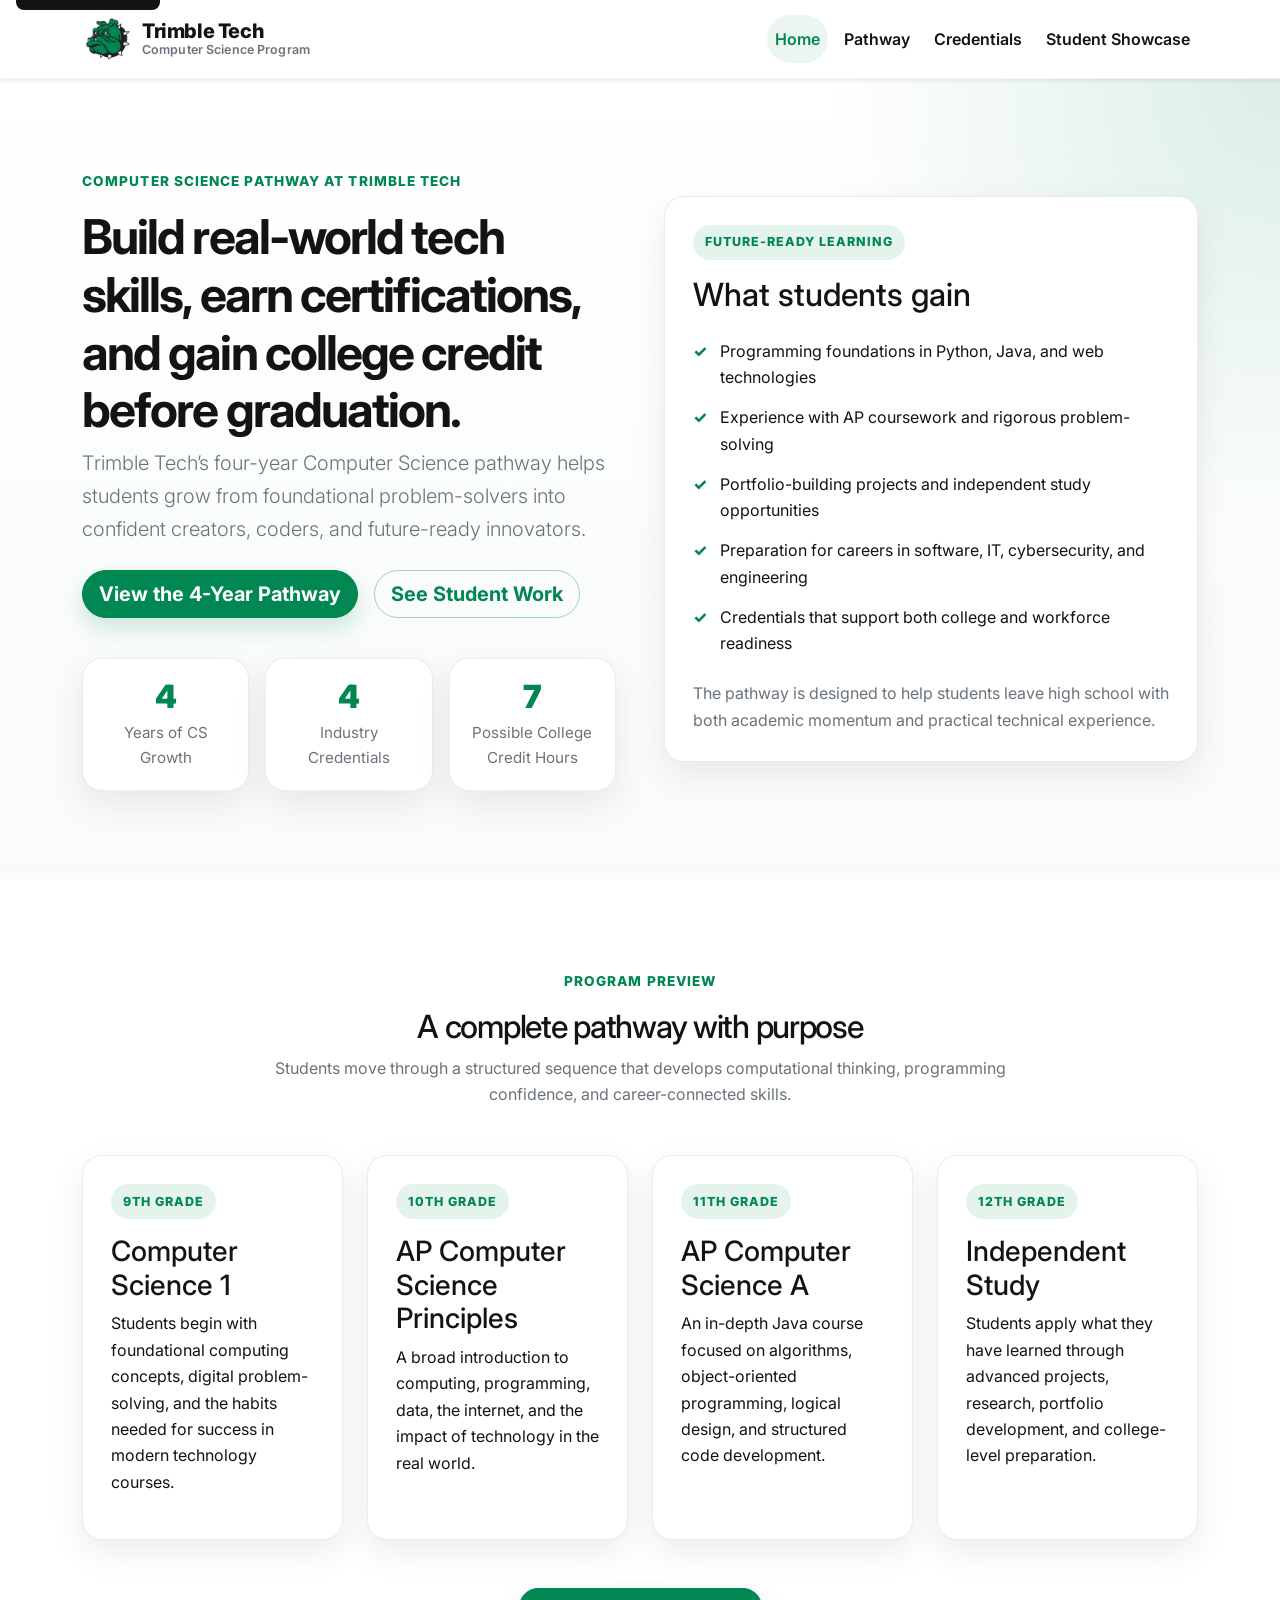
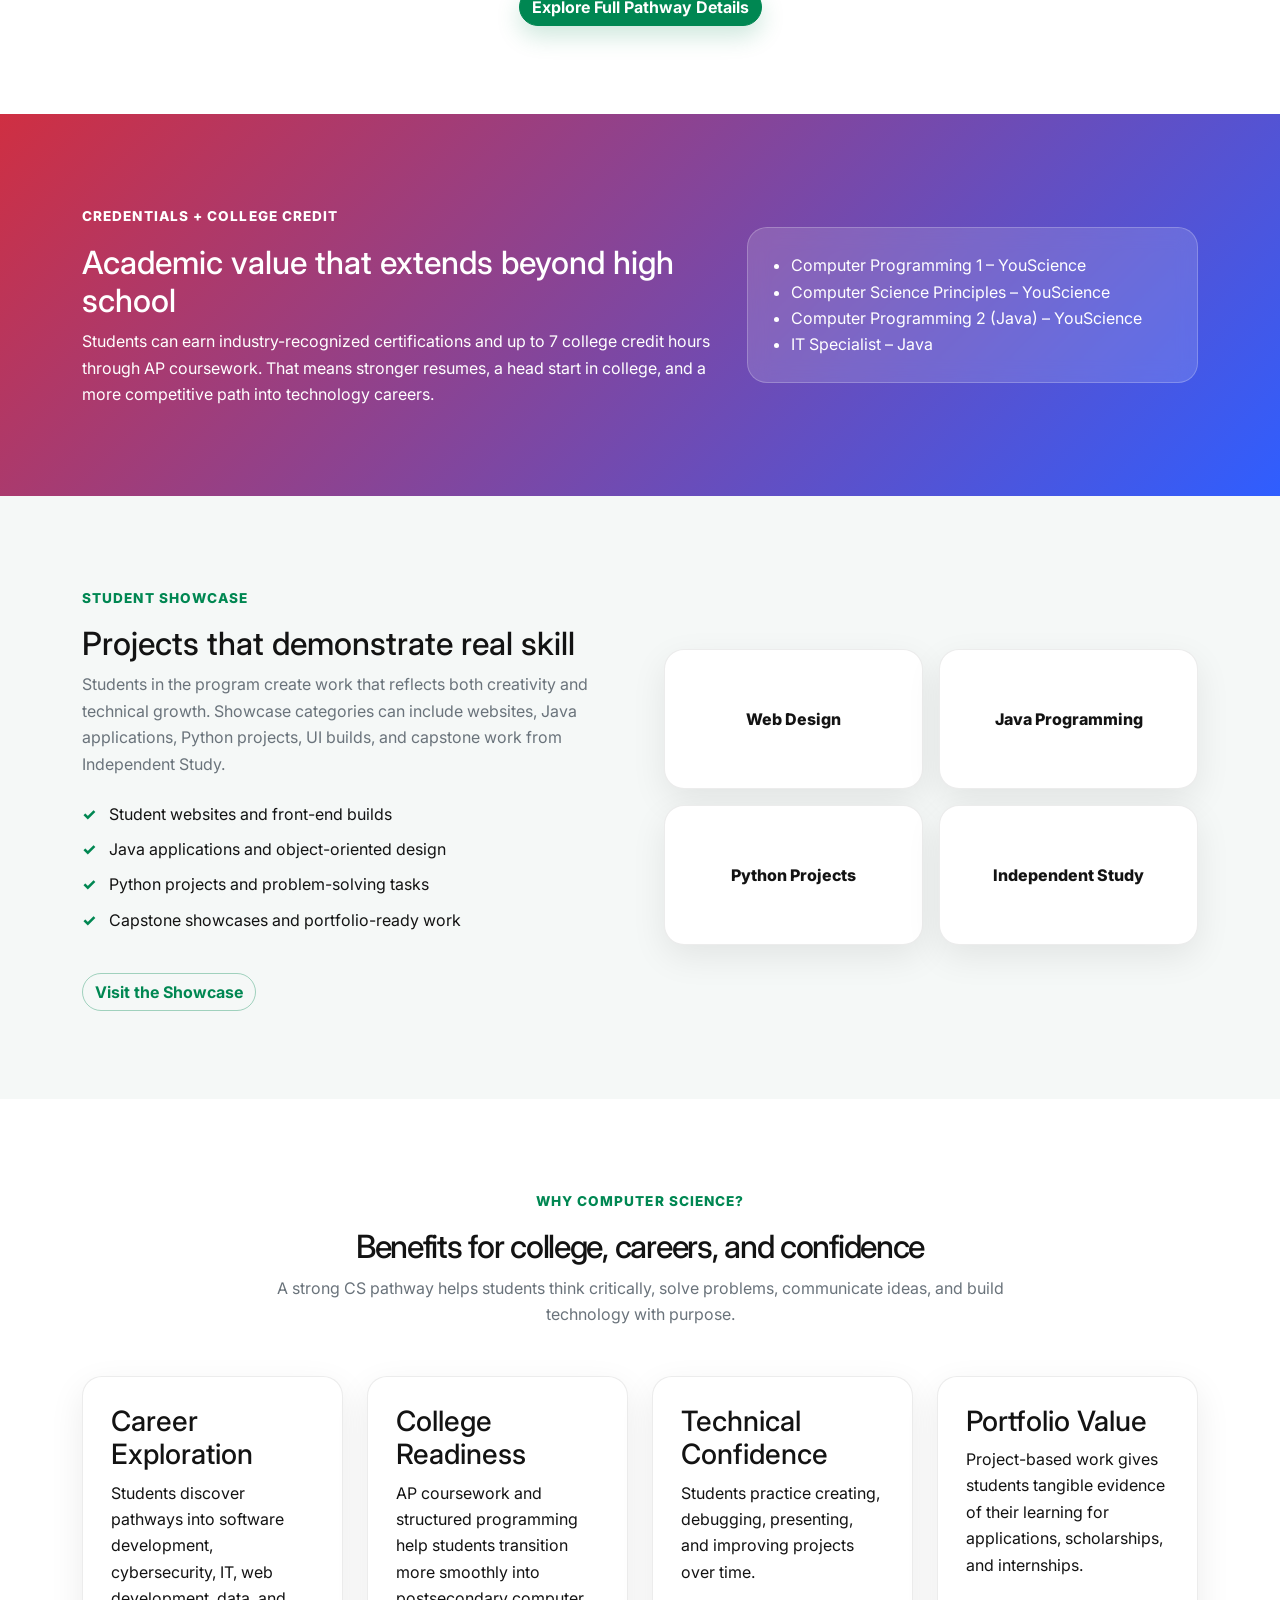
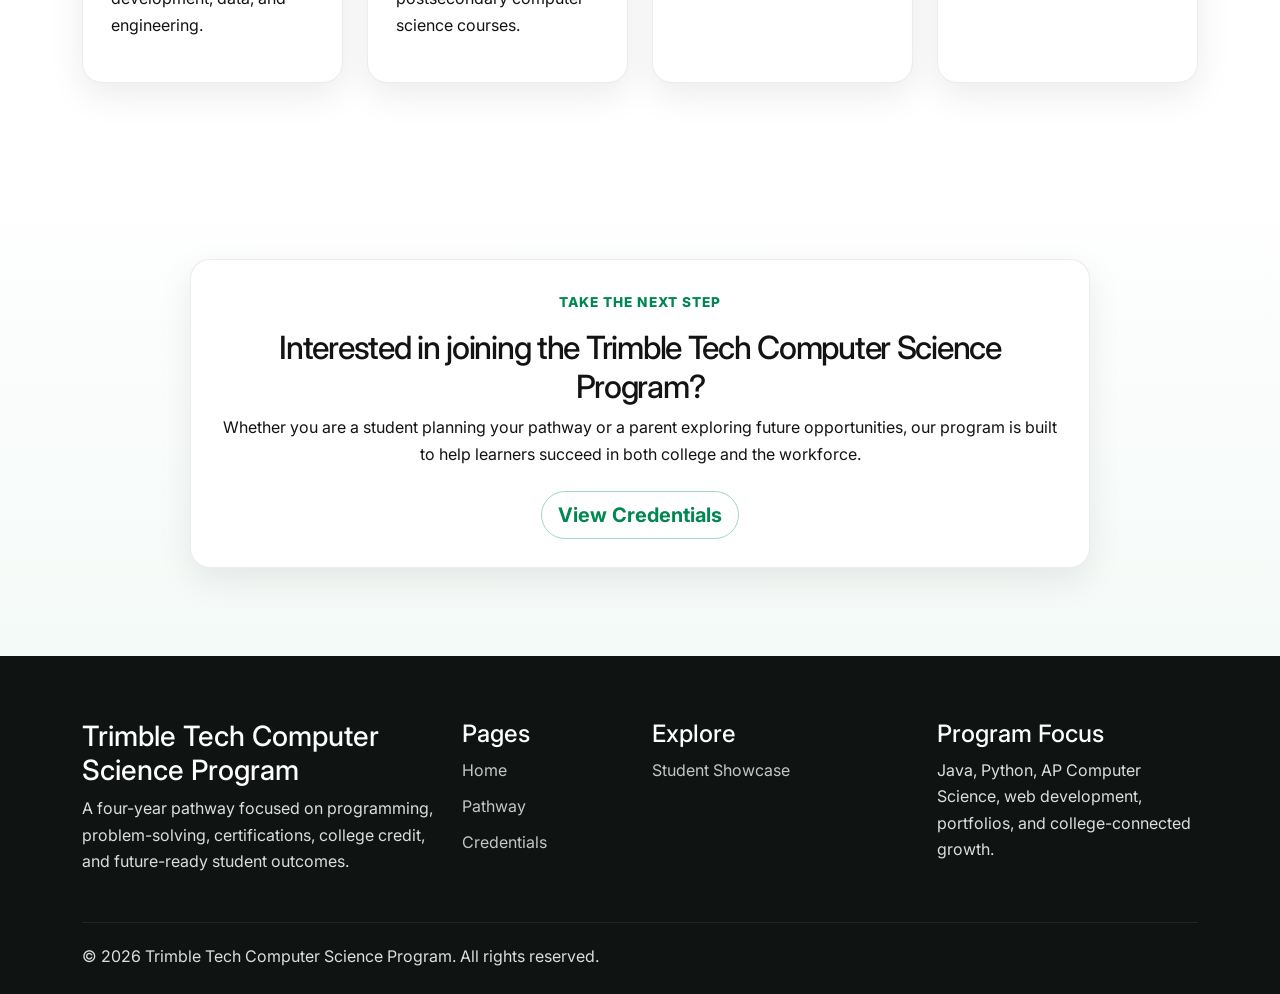
<file: index.html>
<!DOCTYPE html>
<html lang="en">
<head>
  <meta charset="UTF-8" />
  <meta name="viewport" content="width=device-width, initial-scale=1.0" />
  <title>Trimble Tech Computer Science Program</title>
  <meta name="description" content="Explore the Trimble Tech Computer Science Pathway, certifications, college credit opportunities, student projects, and future-ready technology skills." />

  <link rel="preconnect" href="https://fonts.googleapis.com" />
  <link rel="preconnect" href="https://fonts.gstatic.com" crossorigin />
  <link href="https://fonts.googleapis.com/css2?family=Inter:wght@400;500;600;700;800;900&display=swap" rel="stylesheet" />
  <link href="https://cdn.jsdelivr.net/npm/bootstrap@5.3.3/dist/css/bootstrap.min.css" rel="stylesheet" />
  <link rel="stylesheet" href="css/styles.css" />
</head>
<body data-page="home">
  <a class="skip-link" href="#main-content">Skip to content</a>

  <nav class="navbar navbar-expand-lg navbar-light sticky-top shadow-sm">
    <div class="container">
      <a class="navbar-brand d-flex align-items-center gap-2" href="index.html" aria-label="Trimble Tech Computer Science Program home">
        <img src="assets/images/trimble-tech-logo.png" alt="Trimble Tech Bulldogs logo" class="site-logo">
        <span class="brand-text">
          Trimble Tech
          <span class="brand-subtitle d-block">Computer Science Program</span>
        </span>
      </a>

      <button class="navbar-toggler" type="button" data-bs-toggle="collapse" data-bs-target="#mainNav" aria-controls="mainNav" aria-expanded="false" aria-label="Toggle navigation">
        <span class="navbar-toggler-icon"></span>
      </button>

      <div class="collapse navbar-collapse" id="mainNav">
        <ul class="navbar-nav ms-auto align-items-lg-center gap-lg-2">
          <li class="nav-item"><a class="nav-link" href="index.html">Home</a></li>
          <li class="nav-item"><a class="nav-link" href="pathway.html">Pathway</a></li>
          <li class="nav-item"><a class="nav-link" href="credentials.html">Credentials</a></li>
          <li class="nav-item"><a class="nav-link" href="student-showcase.html">Student Showcase</a></li>
        </ul>
      </div>
    </div>
  </nav>

  <main id="main-content">
    <section class="hero-section section-padding">
      <div class="container">
        <div class="row align-items-center g-5">
          <div class="col-lg-6">
            <span class="eyebrow">Computer Science Pathway at Trimble Tech</span>
            <h1 class="display-5 fw-bold hero-title">Build real-world tech skills, earn certifications, and gain college credit before graduation.</h1>
            <p class="lead text-secondary-custom">
              Trimble Tech’s four-year Computer Science pathway helps students grow from foundational problem-solvers into confident creators, coders, and future-ready innovators.
            </p>
            <div class="d-flex flex-wrap gap-3 mt-4">
              <a href="pathway.html" class="btn btn-brand btn-lg">View the 4-Year Pathway</a>
              <a href="student-showcase.html" class="btn btn-outline-brand btn-lg">See Student Work</a>
            </div>

            <div class="hero-stats row g-3 mt-4">
              <div class="col-6 col-md-4">
                <div class="stat-card">
                  <h3>4</h3>
                  <p>Years of CS Growth</p>
                </div>
              </div>
              <div class="col-6 col-md-4">
                <div class="stat-card">
                  <h3>4</h3>
                  <p>Industry Credentials</p>
                </div>
              </div>
              <div class="col-12 col-md-4">
                <div class="stat-card">
                  <h3>7</h3>
                  <p>Possible College Credit Hours</p>
                </div>
              </div>
            </div>
          </div>

          <div class="col-lg-6">
            <div class="hero-panel">
              <div class="hero-panel-badge">Future-Ready Learning</div>
              <h2>What students gain</h2>
              <ul class="check-list">
                <li>Programming foundations in Python, Java, and web technologies</li>
                <li>Experience with AP coursework and rigorous problem-solving</li>
                <li>Portfolio-building projects and independent study opportunities</li>
                <li>Preparation for careers in software, IT, cybersecurity, and engineering</li>
                <li>Credentials that support both college and workforce readiness</li>
              </ul>
              <p class="mb-0 text-secondary-custom">
                The pathway is designed to help students leave high school with both academic momentum and practical technical experience.
              </p>
            </div>
          </div>
        </div>
      </div>
    </section>

    <section class="section-padding bg-white">
      <div class="container">
        <div class="section-header text-center mb-5">
          <span class="eyebrow">Program Preview</span>
          <h2>A complete pathway with purpose</h2>
          <p class="section-subtitle mx-auto">
            Students move through a structured sequence that develops computational thinking, programming confidence, and career-connected skills.
          </p>
        </div>

        <div class="row g-4">
          <div class="col-md-6 col-xl-3">
            <article class="feature-card h-100 reveal">
              <span class="card-step">9th Grade</span>
              <h3>Computer Science 1</h3>
              <p>Students begin with foundational computing concepts, digital problem-solving, and the habits needed for success in modern technology courses.</p>
            </article>
          </div>

          <div class="col-md-6 col-xl-3">
            <article class="feature-card h-100 reveal">
              <span class="card-step">10th Grade</span>
              <h3>AP Computer Science Principles</h3>
              <p>A broad introduction to computing, programming, data, the internet, and the impact of technology in the real world.</p>
            </article>
          </div>

          <div class="col-md-6 col-xl-3">
            <article class="feature-card h-100 reveal">
              <span class="card-step">11th Grade</span>
              <h3>AP Computer Science A</h3>
              <p>An in-depth Java course focused on algorithms, object-oriented programming, logical design, and structured code development.</p>
            </article>
          </div>

          <div class="col-md-6 col-xl-3">
            <article class="feature-card h-100 reveal">
              <span class="card-step">12th Grade</span>
              <h3>Independent Study</h3>
              <p>Students apply what they have learned through advanced projects, research, portfolio development, and college-level preparation.</p>
            </article>
          </div>
        </div>

        <div class="text-center mt-5">
          <a href="pathway.html" class="btn btn-brand">Explore Full Pathway Details</a>
        </div>
      </div>
    </section>

    <section class="gradient-band section-padding text-white">
      <div class="container">
        <div class="row align-items-center g-4">
          <div class="col-lg-7">
            <span class="eyebrow eyebrow-light">Credentials + College Credit</span>
            <h2>Academic value that extends beyond high school</h2>
            <p class="mb-0">
              Students can earn industry-recognized certifications and up to 7 college credit hours through AP coursework. That means stronger resumes, a head start in college, and a more competitive path into technology careers.
            </p>
          </div>
          <div class="col-lg-5">
            <div class="glass-card">
              <ul class="mb-0">
                <li>Computer Programming 1 – YouScience</li>
                <li>Computer Science Principles – YouScience</li>
                <li>Computer Programming 2 (Java) – YouScience</li>
                <li>IT Specialist – Java</li>
              </ul>
            </div>
          </div>
        </div>
      </div>
    </section>

    <section class="section-padding bg-light-subtle-custom">
      <div class="container">
        <div class="row align-items-center g-5">
          <div class="col-lg-6">
            <span class="eyebrow">Student Showcase</span>
            <h2>Projects that demonstrate real skill</h2>
            <p class="text-secondary-custom">
              Students in the program create work that reflects both creativity and technical growth. Showcase categories can include websites, Java applications, Python projects, UI builds, and capstone work from Independent Study.
            </p>
            <ul class="check-list compact">
              <li>Student websites and front-end builds</li>
              <li>Java applications and object-oriented design</li>
              <li>Python projects and problem-solving tasks</li>
              <li>Capstone showcases and portfolio-ready work</li>
            </ul>
            <a href="student-showcase.html" class="btn btn-outline-brand mt-3">Visit the Showcase</a>
          </div>

          <div class="col-lg-6">
            <div class="row g-3">
              <div class="col-6">
                <div class="mini-card reveal">Web Design</div>
              </div>
              <div class="col-6">
                <div class="mini-card reveal">Java Programming</div>
              </div>
              <div class="col-6">
                <div class="mini-card reveal">Python Projects</div>
              </div>
              <div class="col-6">
                <div class="mini-card reveal">Independent Study</div>
              </div>
            </div>
          </div>
        </div>
      </div>
    </section>

    <section class="section-padding bg-white">
      <div class="container">
        <div class="section-header text-center mb-5">
          <span class="eyebrow">Why Computer Science?</span>
          <h2>Benefits for college, careers, and confidence</h2>
          <p class="section-subtitle mx-auto">
            A strong CS pathway helps students think critically, solve problems, communicate ideas, and build technology with purpose.
          </p>
        </div>

        <div class="row g-4">
          <div class="col-md-6 col-xl-3">
            <div class="feature-card icon-card h-100 reveal">
              <h3>Career Exploration</h3>
              <p>Students discover pathways into software development, cybersecurity, IT, web development, data, and engineering.</p>
            </div>
          </div>
          <div class="col-md-6 col-xl-3">
            <div class="feature-card icon-card h-100 reveal">
              <h3>College Readiness</h3>
              <p>AP coursework and structured programming help students transition more smoothly into postsecondary computer science courses.</p>
            </div>
          </div>
          <div class="col-md-6 col-xl-3">
            <div class="feature-card icon-card h-100 reveal">
              <h3>Technical Confidence</h3>
              <p>Students practice creating, debugging, presenting, and improving projects over time.</p>
            </div>
          </div>
          <div class="col-md-6 col-xl-3">
            <div class="feature-card icon-card h-100 reveal">
              <h3>Portfolio Value</h3>
              <p>Project-based work gives students tangible evidence of their learning for applications, scholarships, and internships.</p>
            </div>
          </div>
        </div>
      </div>
    </section>

    <section class="cta-section section-padding">
      <div class="container">
        <div class="cta-panel text-center">
          <span class="eyebrow">Take the next step</span>
          <h2>Interested in joining the Trimble Tech Computer Science Program?</h2>
          <p>
            Whether you are a student planning your pathway or a parent exploring future opportunities, our program is built to help learners succeed in both college and the workforce.
          </p>
          <div class="d-flex flex-wrap justify-content-center gap-3 mt-4">
            <a href="credentials.html" class="btn btn-outline-brand btn-lg">View Credentials</a>
          </div>
        </div>
      </div>
    </section>
  </main>

  <footer class="site-footer">
    <div class="container">
      <div class="row g-4">
        <div class="col-lg-4">
          <h3>Trimble Tech Computer Science Program</h3>
          <p>
            A four-year pathway focused on programming, problem-solving, certifications, college credit, and future-ready student outcomes.
          </p>
        </div>
        <div class="col-6 col-lg-2">
          <h4>Pages</h4>
          <ul class="footer-links">
            <li><a href="index.html">Home</a></li>
            <li><a href="pathway.html">Pathway</a></li>
            <li><a href="credentials.html">Credentials</a></li>
          </ul>
        </div>
        <div class="col-6 col-lg-3">
          <h4>Explore</h4>
          <ul class="footer-links">
            <li><a href="student-showcase.html">Student Showcase</a></li>
          </ul>
        </div>
        <div class="col-lg-3">
          <h4>Program Focus</h4>
          <p class="mb-0">Java, Python, AP Computer Science, web development, portfolios, and college-connected growth.</p>
        </div>
      </div>
      <div class="footer-bottom">
        <p class="mb-0">© 2026 Trimble Tech Computer Science Program. All rights reserved.</p>
      </div>
    </div>
  </footer>

  <script src="https://cdn.jsdelivr.net/npm/bootstrap@5.3.3/dist/js/bootstrap.bundle.min.js"></script>
  <script src="js/main.js"></script>
</body>
</html>
</file>
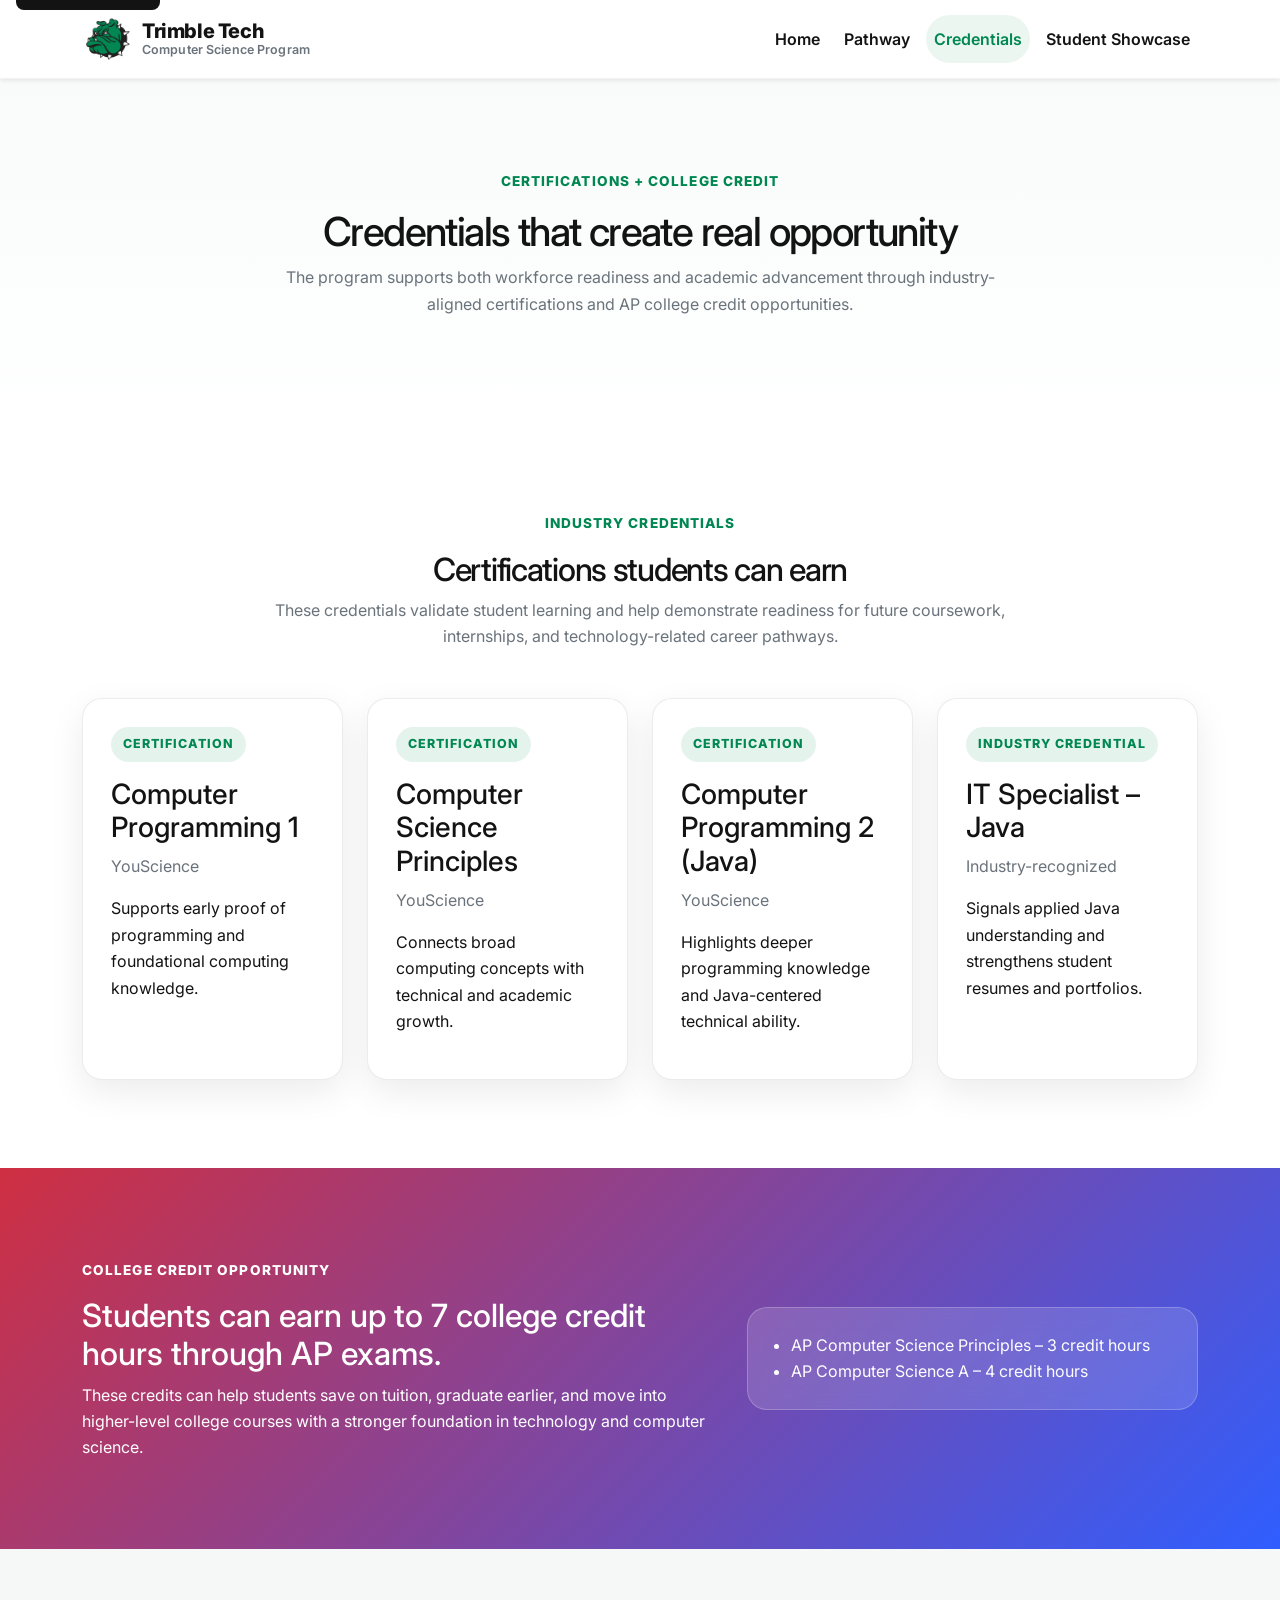
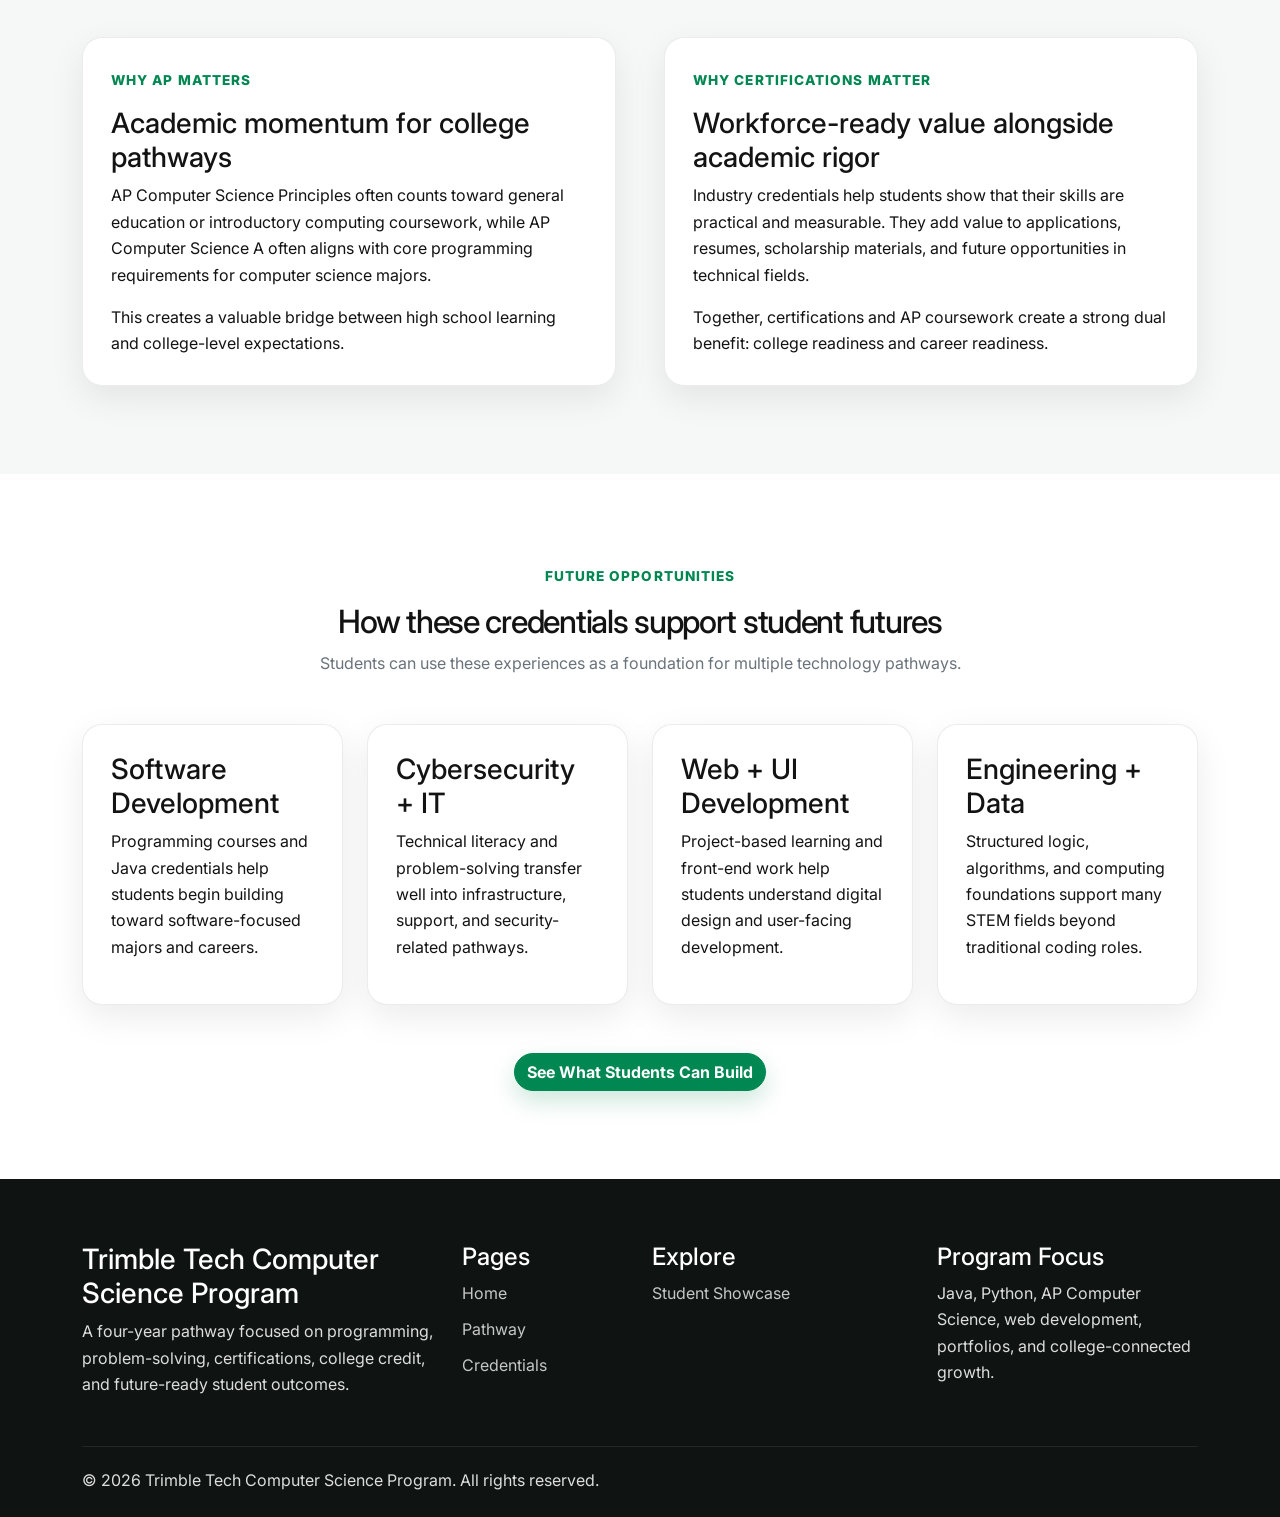
<file: credentials.html>
<!DOCTYPE html>
<html lang="en">
<head>
  <meta charset="UTF-8" />
  <meta name="viewport" content="width=device-width, initial-scale=1.0" />
  <title>Credentials | Trimble Tech Computer Science Program</title>
  <meta name="description" content="Explore certifications and college credit opportunities in the Trimble Tech Computer Science Program." />

  <link rel="preconnect" href="https://fonts.googleapis.com" />
  <link rel="preconnect" href="https://fonts.gstatic.com" crossorigin />
  <link href="https://fonts.googleapis.com/css2?family=Inter:wght@400;500;600;700;800;900&display=swap" rel="stylesheet" />
  <link href="https://cdn.jsdelivr.net/npm/bootstrap@5.3.3/dist/css/bootstrap.min.css" rel="stylesheet" />
  <link rel="stylesheet" href="css/styles.css" />
</head>
<body data-page="credentials">
  <a class="skip-link" href="#main-content">Skip to content</a>

  <nav class="navbar navbar-expand-lg navbar-light sticky-top shadow-sm">
    <div class="container">
      <a class="navbar-brand d-flex align-items-center gap-2" href="index.html" aria-label="Trimble Tech Computer Science Program home">
        <img src="assets/images/trimble-tech-logo.png" alt="Trimble Tech Bulldogs logo" class="site-logo">
        <span class="brand-text">
          Trimble Tech
          <span class="brand-subtitle d-block">Computer Science Program</span>
        </span>
      </a>

      <button class="navbar-toggler" type="button" data-bs-toggle="collapse" data-bs-target="#mainNav" aria-controls="mainNav" aria-expanded="false" aria-label="Toggle navigation">
        <span class="navbar-toggler-icon"></span>
      </button>

      <div class="collapse navbar-collapse" id="mainNav">
        <ul class="navbar-nav ms-auto align-items-lg-center gap-lg-2">
          <li class="nav-item"><a class="nav-link" href="index.html">Home</a></li>
          <li class="nav-item"><a class="nav-link" href="pathway.html">Pathway</a></li>
          <li class="nav-item"><a class="nav-link" href="credentials.html">Credentials</a></li>
          <li class="nav-item"><a class="nav-link" href="student-showcase.html">Student Showcase</a></li>
        </ul>
      </div>
    </div>
  </nav>

  <main id="main-content">
    <section class="page-hero section-padding">
      <div class="container text-center">
        <span class="eyebrow">Certifications + College Credit</span>
        <h1>Credentials that create real opportunity</h1>
        <p class="section-subtitle mx-auto">
          The program supports both workforce readiness and academic advancement through industry-aligned certifications and AP college credit opportunities.
        </p>
      </div>
    </section>

    <section class="section-padding bg-white">
      <div class="container">
        <div class="section-header text-center mb-5">
          <span class="eyebrow">Industry Credentials</span>
          <h2>Certifications students can earn</h2>
          <p class="section-subtitle mx-auto">
            These credentials validate student learning and help demonstrate readiness for future coursework, internships, and technology-related career pathways.
          </p>
        </div>

        <div class="row g-4">
          <div class="col-md-6 col-xl-3">
            <div class="feature-card h-100 reveal">
              <div class="badge-chip">Certification</div>
              <h3>Computer Programming 1</h3>
              <p class="text-secondary-custom">YouScience</p>
              <p>Supports early proof of programming and foundational computing knowledge.</p>
            </div>
          </div>

          <div class="col-md-6 col-xl-3">
            <div class="feature-card h-100 reveal">
              <div class="badge-chip">Certification</div>
              <h3>Computer Science Principles</h3>
              <p class="text-secondary-custom">YouScience</p>
              <p>Connects broad computing concepts with technical and academic growth.</p>
            </div>
          </div>

          <div class="col-md-6 col-xl-3">
            <div class="feature-card h-100 reveal">
              <div class="badge-chip">Certification</div>
              <h3>Computer Programming 2 (Java)</h3>
              <p class="text-secondary-custom">YouScience</p>
              <p>Highlights deeper programming knowledge and Java-centered technical ability.</p>
            </div>
          </div>

          <div class="col-md-6 col-xl-3">
            <div class="feature-card h-100 reveal">
              <div class="badge-chip">Industry Credential</div>
              <h3>IT Specialist – Java</h3>
              <p class="text-secondary-custom">Industry-recognized</p>
              <p>Signals applied Java understanding and strengthens student resumes and portfolios.</p>
            </div>
          </div>
        </div>
      </div>
    </section>

    <section class="gradient-band section-padding text-white">
      <div class="container">
        <div class="row g-4 align-items-center">
          <div class="col-lg-7">
            <span class="eyebrow eyebrow-light">College Credit Opportunity</span>
            <h2>Students can earn up to 7 college credit hours through AP exams.</h2>
            <p class="mb-0">
              These credits can help students save on tuition, graduate earlier, and move into higher-level college courses with a stronger foundation in technology and computer science.
            </p>
          </div>
          <div class="col-lg-5">
            <div class="glass-card">
              <ul class="mb-0">
                <li>AP Computer Science Principles – 3 credit hours</li>
                <li>AP Computer Science A – 4 credit hours</li>
              </ul>
            </div>
          </div>
        </div>
      </div>
    </section>

    <section class="section-padding bg-light-subtle-custom">
      <div class="container">
        <div class="row g-5 align-items-stretch">
          <div class="col-lg-6">
            <div class="feature-card h-100 reveal">
              <span class="eyebrow">Why AP matters</span>
              <h2 class="h3">Academic momentum for college pathways</h2>
              <p>
                AP Computer Science Principles often counts toward general education or introductory computing coursework, while AP Computer Science A often aligns with core programming requirements for computer science majors.
              </p>
              <p class="mb-0">
                This creates a valuable bridge between high school learning and college-level expectations.
              </p>
            </div>
          </div>

          <div class="col-lg-6">
            <div class="feature-card h-100 reveal">
              <span class="eyebrow">Why certifications matter</span>
              <h2 class="h3">Workforce-ready value alongside academic rigor</h2>
              <p>
                Industry credentials help students show that their skills are practical and measurable. They add value to applications, resumes, scholarship materials, and future opportunities in technical fields.
              </p>
              <p class="mb-0">
                Together, certifications and AP coursework create a strong dual benefit: college readiness and career readiness.
              </p>
            </div>
          </div>
        </div>
      </div>
    </section>

    <section class="section-padding bg-white">
      <div class="container">
        <div class="section-header text-center mb-5">
          <span class="eyebrow">Future Opportunities</span>
          <h2>How these credentials support student futures</h2>
          <p class="section-subtitle mx-auto">
            Students can use these experiences as a foundation for multiple technology pathways.
          </p>
        </div>

        <div class="row g-4">
          <div class="col-md-6 col-xl-3">
            <div class="feature-card h-100 reveal">
              <h3>Software Development</h3>
              <p>Programming courses and Java credentials help students begin building toward software-focused majors and careers.</p>
            </div>
          </div>
          <div class="col-md-6 col-xl-3">
            <div class="feature-card h-100 reveal">
              <h3>Cybersecurity + IT</h3>
              <p>Technical literacy and problem-solving transfer well into infrastructure, support, and security-related pathways.</p>
            </div>
          </div>
          <div class="col-md-6 col-xl-3">
            <div class="feature-card h-100 reveal">
              <h3>Web + UI Development</h3>
              <p>Project-based learning and front-end work help students understand digital design and user-facing development.</p>
            </div>
          </div>
          <div class="col-md-6 col-xl-3">
            <div class="feature-card h-100 reveal">
              <h3>Engineering + Data</h3>
              <p>Structured logic, algorithms, and computing foundations support many STEM fields beyond traditional coding roles.</p>
            </div>
          </div>
        </div>

        <div class="text-center mt-5">
          <a href="student-showcase.html" class="btn btn-brand">See What Students Can Build</a>
        </div>
      </div>
    </section>
  </main>

  <footer class="site-footer">
    <div class="container">
      <div class="row g-4">
        <div class="col-lg-4">
          <h3>Trimble Tech Computer Science Program</h3>
          <p>A four-year pathway focused on programming, problem-solving, certifications, college credit, and future-ready student outcomes.</p>
        </div>
        <div class="col-6 col-lg-2">
          <h4>Pages</h4>
          <ul class="footer-links">
            <li><a href="index.html">Home</a></li>
            <li><a href="pathway.html">Pathway</a></li>
            <li><a href="credentials.html">Credentials</a></li>
          </ul>
        </div>
        <div class="col-6 col-lg-3">
          <h4>Explore</h4>
          <ul class="footer-links">
            <li><a href="student-showcase.html">Student Showcase</a></li>
          </ul>
        </div>
        <div class="col-lg-3">
          <h4>Program Focus</h4>
          <p class="mb-0">Java, Python, AP Computer Science, web development, portfolios, and college-connected growth.</p>
        </div>
      </div>
      <div class="footer-bottom">
        <p class="mb-0">© 2026 Trimble Tech Computer Science Program. All rights reserved.</p>
      </div>
    </div>
  </footer>

  <script src="https://cdn.jsdelivr.net/npm/bootstrap@5.3.3/dist/js/bootstrap.bundle.min.js"></script>
  <script src="js/main.js"></script>
</body>
</html>
</file>
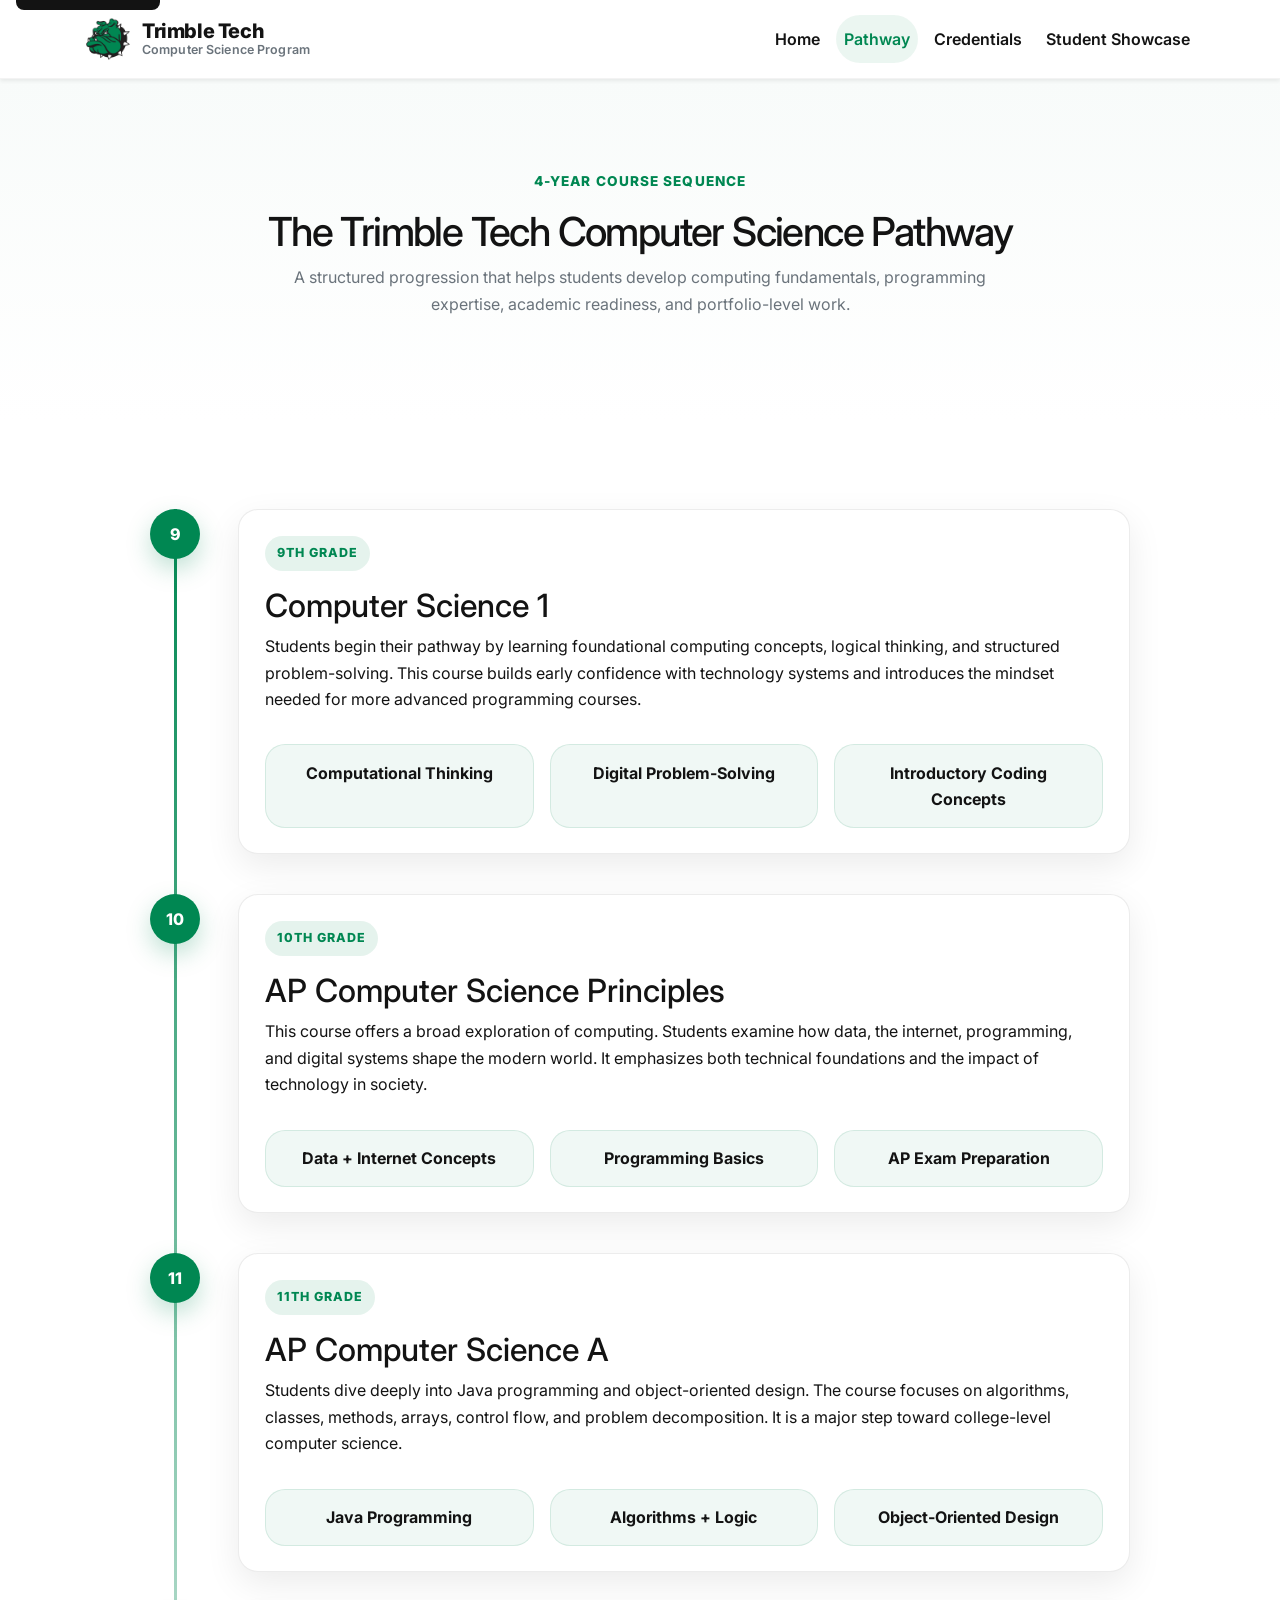
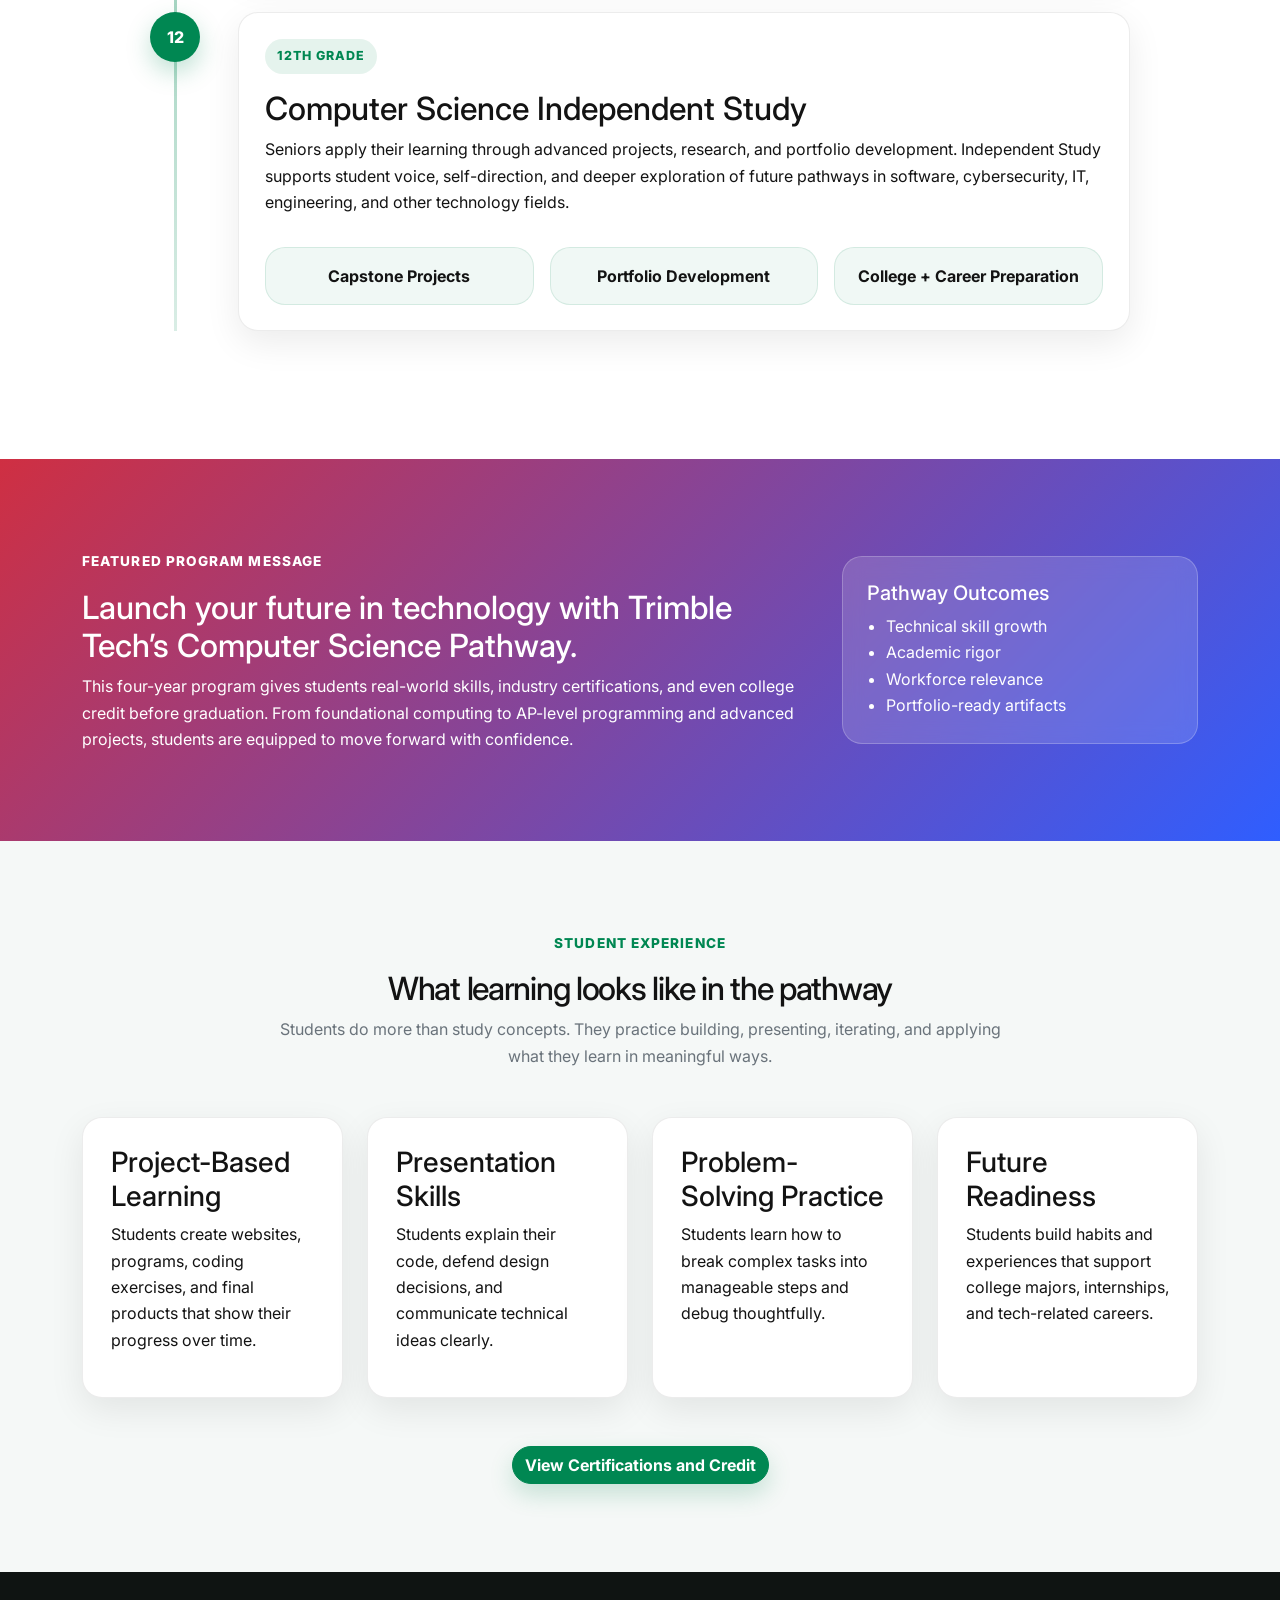
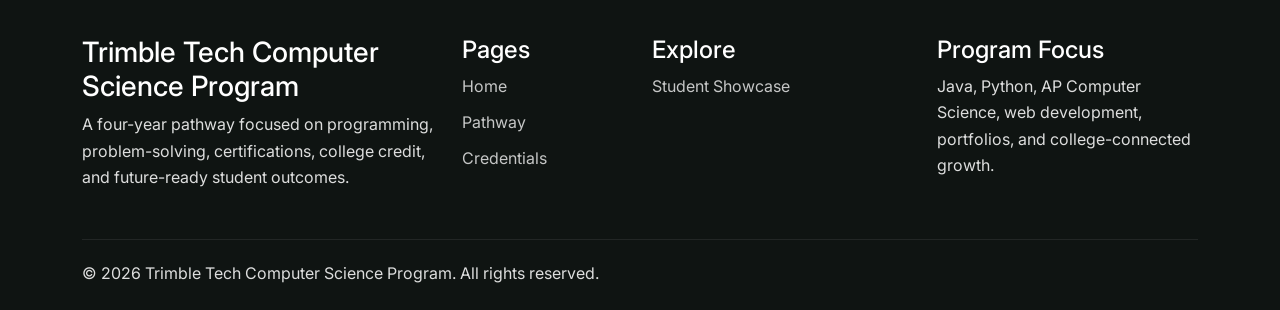
<file: pathway.html>
<!DOCTYPE html>
<html lang="en">
<head>
  <meta charset="UTF-8" />
  <meta name="viewport" content="width=device-width, initial-scale=1.0" />
  <title>Pathway | Trimble Tech Computer Science Program</title>
  <meta name="description" content="View the four-year Computer Science Pathway at Trimble Tech, from Computer Science 1 through Independent Study." />

  <link rel="preconnect" href="https://fonts.googleapis.com" />
  <link rel="preconnect" href="https://fonts.gstatic.com" crossorigin />
  <link href="https://fonts.googleapis.com/css2?family=Inter:wght@400;500;600;700;800;900&display=swap" rel="stylesheet" />
  <link href="https://cdn.jsdelivr.net/npm/bootstrap@5.3.3/dist/css/bootstrap.min.css" rel="stylesheet" />
  <link rel="stylesheet" href="css/styles.css" />
</head>
<body data-page="pathway">
  <a class="skip-link" href="#main-content">Skip to content</a>

  <nav class="navbar navbar-expand-lg navbar-light sticky-top shadow-sm">
    <div class="container">
      <a class="navbar-brand d-flex align-items-center gap-2" href="index.html" aria-label="Trimble Tech Computer Science Program home">
        <img src="assets/images/trimble-tech-logo.png" alt="Trimble Tech Bulldogs logo" class="site-logo">
        <span class="brand-text">
          Trimble Tech
          <span class="brand-subtitle d-block">Computer Science Program</span>
        </span>
      </a>

      <button class="navbar-toggler" type="button" data-bs-toggle="collapse" data-bs-target="#mainNav" aria-controls="mainNav" aria-expanded="false" aria-label="Toggle navigation">
        <span class="navbar-toggler-icon"></span>
      </button>

      <div class="collapse navbar-collapse" id="mainNav">
        <ul class="navbar-nav ms-auto align-items-lg-center gap-lg-2">
          <li class="nav-item"><a class="nav-link" href="index.html">Home</a></li>
          <li class="nav-item"><a class="nav-link" href="pathway.html">Pathway</a></li>
          <li class="nav-item"><a class="nav-link" href="credentials.html">Credentials</a></li>
          <li class="nav-item"><a class="nav-link" href="student-showcase.html">Student Showcase</a></li>
        </ul>
      </div>
    </div>
  </nav>

  <main id="main-content">
    <section class="page-hero section-padding">
      <div class="container text-center">
        <span class="eyebrow">4-Year Course Sequence</span>
        <h1>The Trimble Tech Computer Science Pathway</h1>
        <p class="section-subtitle mx-auto">
          A structured progression that helps students develop computing fundamentals, programming expertise, academic readiness, and portfolio-level work.
        </p>
      </div>
    </section>

    <section class="section-padding bg-white">
      <div class="container">
        <div class="timeline">
          <article class="timeline-item reveal">
            <div class="timeline-marker">9</div>
            <div class="timeline-content">
              <span class="timeline-grade">9th Grade</span>
              <h2>Computer Science 1</h2>
              <p>
                Students begin their pathway by learning foundational computing concepts, logical thinking, and structured problem-solving. This course builds early confidence with technology systems and introduces the mindset needed for more advanced programming courses.
              </p>
              <div class="row g-3 mt-2">
                <div class="col-md-4"><div class="info-pill">Computational Thinking</div></div>
                <div class="col-md-4"><div class="info-pill">Digital Problem-Solving</div></div>
                <div class="col-md-4"><div class="info-pill">Introductory Coding Concepts</div></div>
              </div>
            </div>
          </article>

          <article class="timeline-item reveal">
            <div class="timeline-marker">10</div>
            <div class="timeline-content">
              <span class="timeline-grade">10th Grade</span>
              <h2>AP Computer Science Principles</h2>
              <p>
                This course offers a broad exploration of computing. Students examine how data, the internet, programming, and digital systems shape the modern world. It emphasizes both technical foundations and the impact of technology in society.
              </p>
              <div class="row g-3 mt-2">
                <div class="col-md-4"><div class="info-pill">Data + Internet Concepts</div></div>
                <div class="col-md-4"><div class="info-pill">Programming Basics</div></div>
                <div class="col-md-4"><div class="info-pill">AP Exam Preparation</div></div>
              </div>
            </div>
          </article>

          <article class="timeline-item reveal">
            <div class="timeline-marker">11</div>
            <div class="timeline-content">
              <span class="timeline-grade">11th Grade</span>
              <h2>AP Computer Science A</h2>
              <p>
                Students dive deeply into Java programming and object-oriented design. The course focuses on algorithms, classes, methods, arrays, control flow, and problem decomposition. It is a major step toward college-level computer science.
              </p>
              <div class="row g-3 mt-2">
                <div class="col-md-4"><div class="info-pill">Java Programming</div></div>
                <div class="col-md-4"><div class="info-pill">Algorithms + Logic</div></div>
                <div class="col-md-4"><div class="info-pill">Object-Oriented Design</div></div>
              </div>
            </div>
          </article>

          <article class="timeline-item reveal">
            <div class="timeline-marker">12</div>
            <div class="timeline-content">
              <span class="timeline-grade">12th Grade</span>
              <h2>Computer Science Independent Study</h2>
              <p>
                Seniors apply their learning through advanced projects, research, and portfolio development. Independent Study supports student voice, self-direction, and deeper exploration of future pathways in software, cybersecurity, IT, engineering, and other technology fields.
              </p>
              <div class="row g-3 mt-2">
                <div class="col-md-4"><div class="info-pill">Capstone Projects</div></div>
                <div class="col-md-4"><div class="info-pill">Portfolio Development</div></div>
                <div class="col-md-4"><div class="info-pill">College + Career Preparation</div></div>
              </div>
            </div>
          </article>
        </div>
      </div>
    </section>

    <section class="gradient-band section-padding text-white">
      <div class="container">
        <div class="row g-4 align-items-center">
          <div class="col-lg-8">
            <span class="eyebrow eyebrow-light">Featured Program Message</span>
            <h2>Launch your future in technology with Trimble Tech’s Computer Science Pathway.</h2>
            <p class="mb-0">
              This four-year program gives students real-world skills, industry certifications, and even college credit before graduation. From foundational computing to AP-level programming and advanced projects, students are equipped to move forward with confidence.
            </p>
          </div>
          <div class="col-lg-4">
            <div class="glass-card">
              <h3 class="h5">Pathway Outcomes</h3>
              <ul class="mb-0">
                <li>Technical skill growth</li>
                <li>Academic rigor</li>
                <li>Workforce relevance</li>
                <li>Portfolio-ready artifacts</li>
              </ul>
            </div>
          </div>
        </div>
      </div>
    </section>

    <section class="section-padding bg-light-subtle-custom">
      <div class="container">
        <div class="section-header text-center mb-5">
          <span class="eyebrow">Student Experience</span>
          <h2>What learning looks like in the pathway</h2>
          <p class="section-subtitle mx-auto">
            Students do more than study concepts. They practice building, presenting, iterating, and applying what they learn in meaningful ways.
          </p>
        </div>

        <div class="row g-4">
          <div class="col-md-6 col-xl-3">
            <div class="feature-card h-100 reveal">
              <h3>Project-Based Learning</h3>
              <p>Students create websites, programs, coding exercises, and final products that show their progress over time.</p>
            </div>
          </div>
          <div class="col-md-6 col-xl-3">
            <div class="feature-card h-100 reveal">
              <h3>Presentation Skills</h3>
              <p>Students explain their code, defend design decisions, and communicate technical ideas clearly.</p>
            </div>
          </div>
          <div class="col-md-6 col-xl-3">
            <div class="feature-card h-100 reveal">
              <h3>Problem-Solving Practice</h3>
              <p>Students learn how to break complex tasks into manageable steps and debug thoughtfully.</p>
            </div>
          </div>
          <div class="col-md-6 col-xl-3">
            <div class="feature-card h-100 reveal">
              <h3>Future Readiness</h3>
              <p>Students build habits and experiences that support college majors, internships, and tech-related careers.</p>
            </div>
          </div>
        </div>

        <div class="text-center mt-5">
          <a href="credentials.html" class="btn btn-brand">View Certifications and Credit</a>
        </div>
      </div>
    </section>
  </main>

  <footer class="site-footer">
    <div class="container">
      <div class="row g-4">
        <div class="col-lg-4">
          <h3>Trimble Tech Computer Science Program</h3>
          <p>A four-year pathway focused on programming, problem-solving, certifications, college credit, and future-ready student outcomes.</p>
        </div>
        <div class="col-6 col-lg-2">
          <h4>Pages</h4>
          <ul class="footer-links">
            <li><a href="index.html">Home</a></li>
            <li><a href="pathway.html">Pathway</a></li>
            <li><a href="credentials.html">Credentials</a></li>
          </ul>
        </div>
        <div class="col-6 col-lg-3">
          <h4>Explore</h4>
          <ul class="footer-links">
            <li><a href="student-showcase.html">Student Showcase</a></li>
          </ul>
        </div>
        <div class="col-lg-3">
          <h4>Program Focus</h4>
          <p class="mb-0">Java, Python, AP Computer Science, web development, portfolios, and college-connected growth.</p>
        </div>
      </div>
      <div class="footer-bottom">
        <p class="mb-0">© 2026 Trimble Tech Computer Science Program. All rights reserved.</p>
      </div>
    </div>
  </footer>

  <script src="https://cdn.jsdelivr.net/npm/bootstrap@5.3.3/dist/js/bootstrap.bundle.min.js"></script>
  <script src="js/main.js"></script>
</body>
</html>
</file>
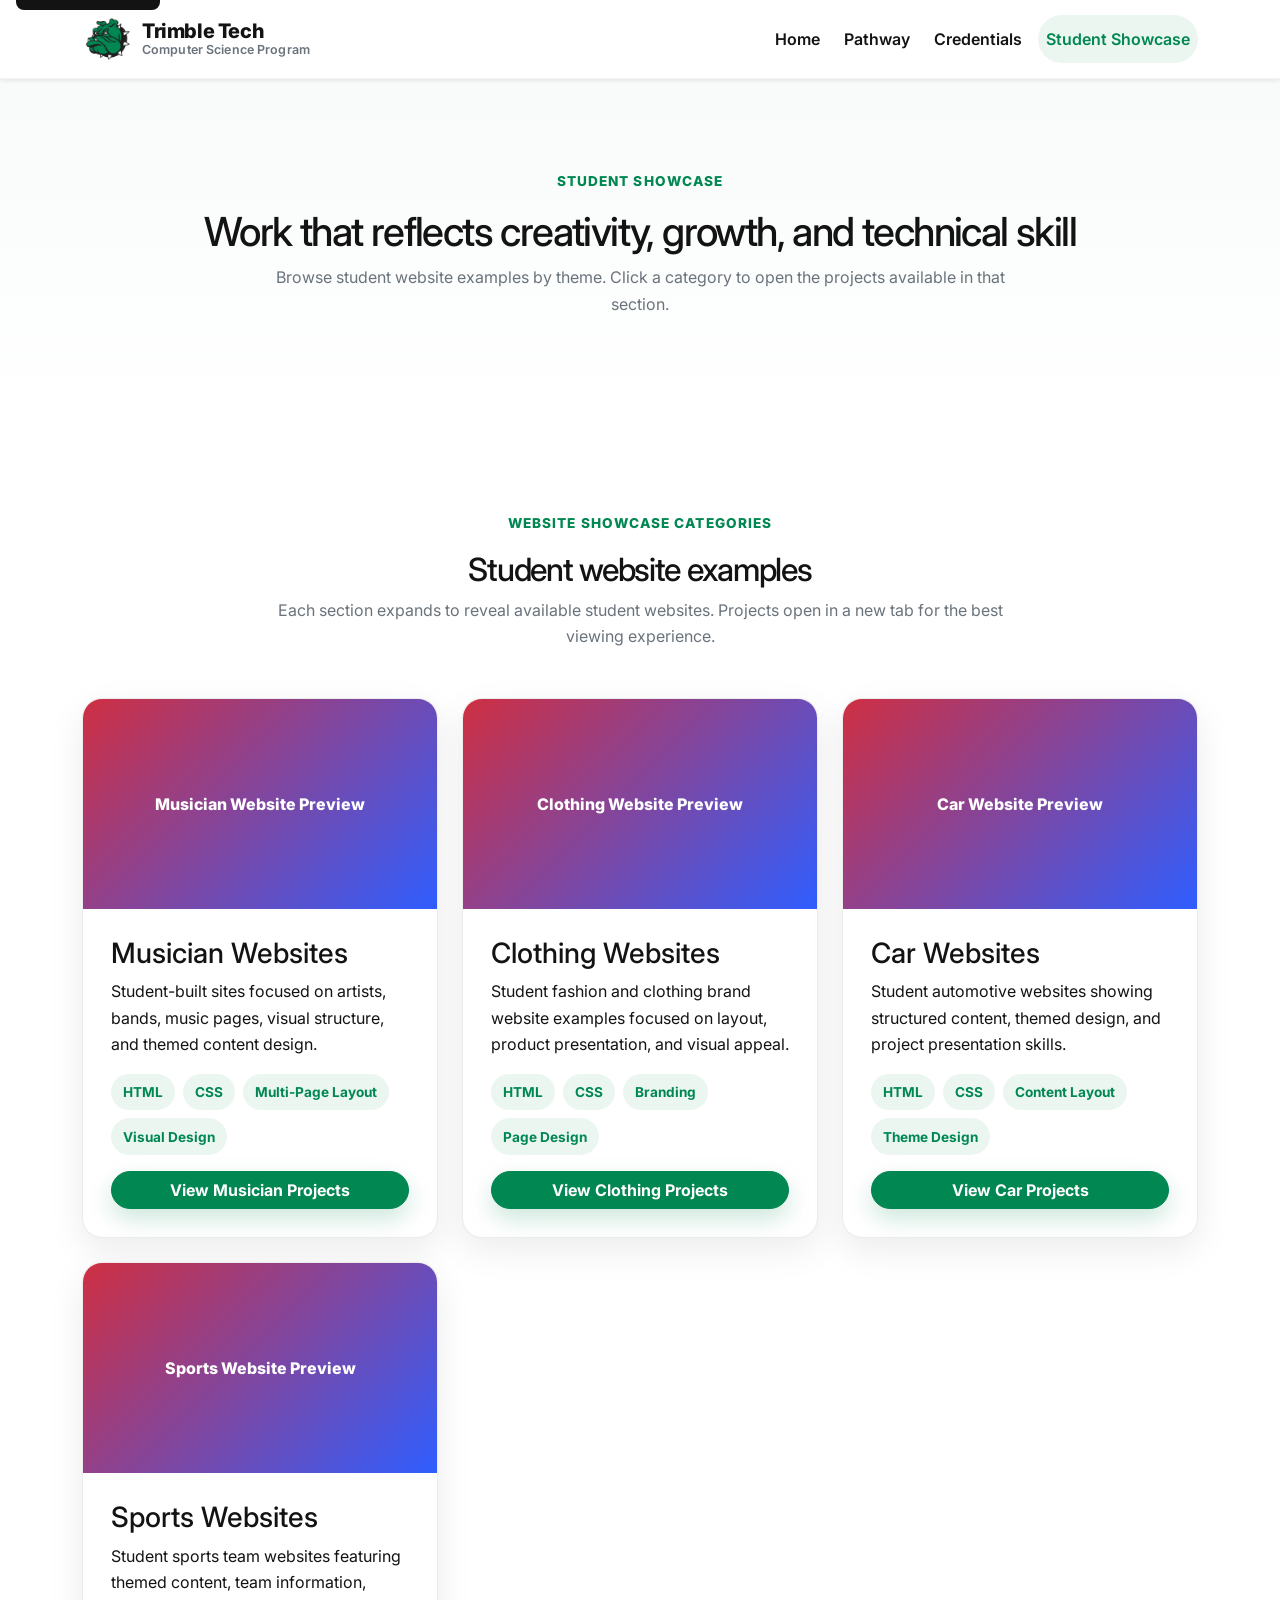
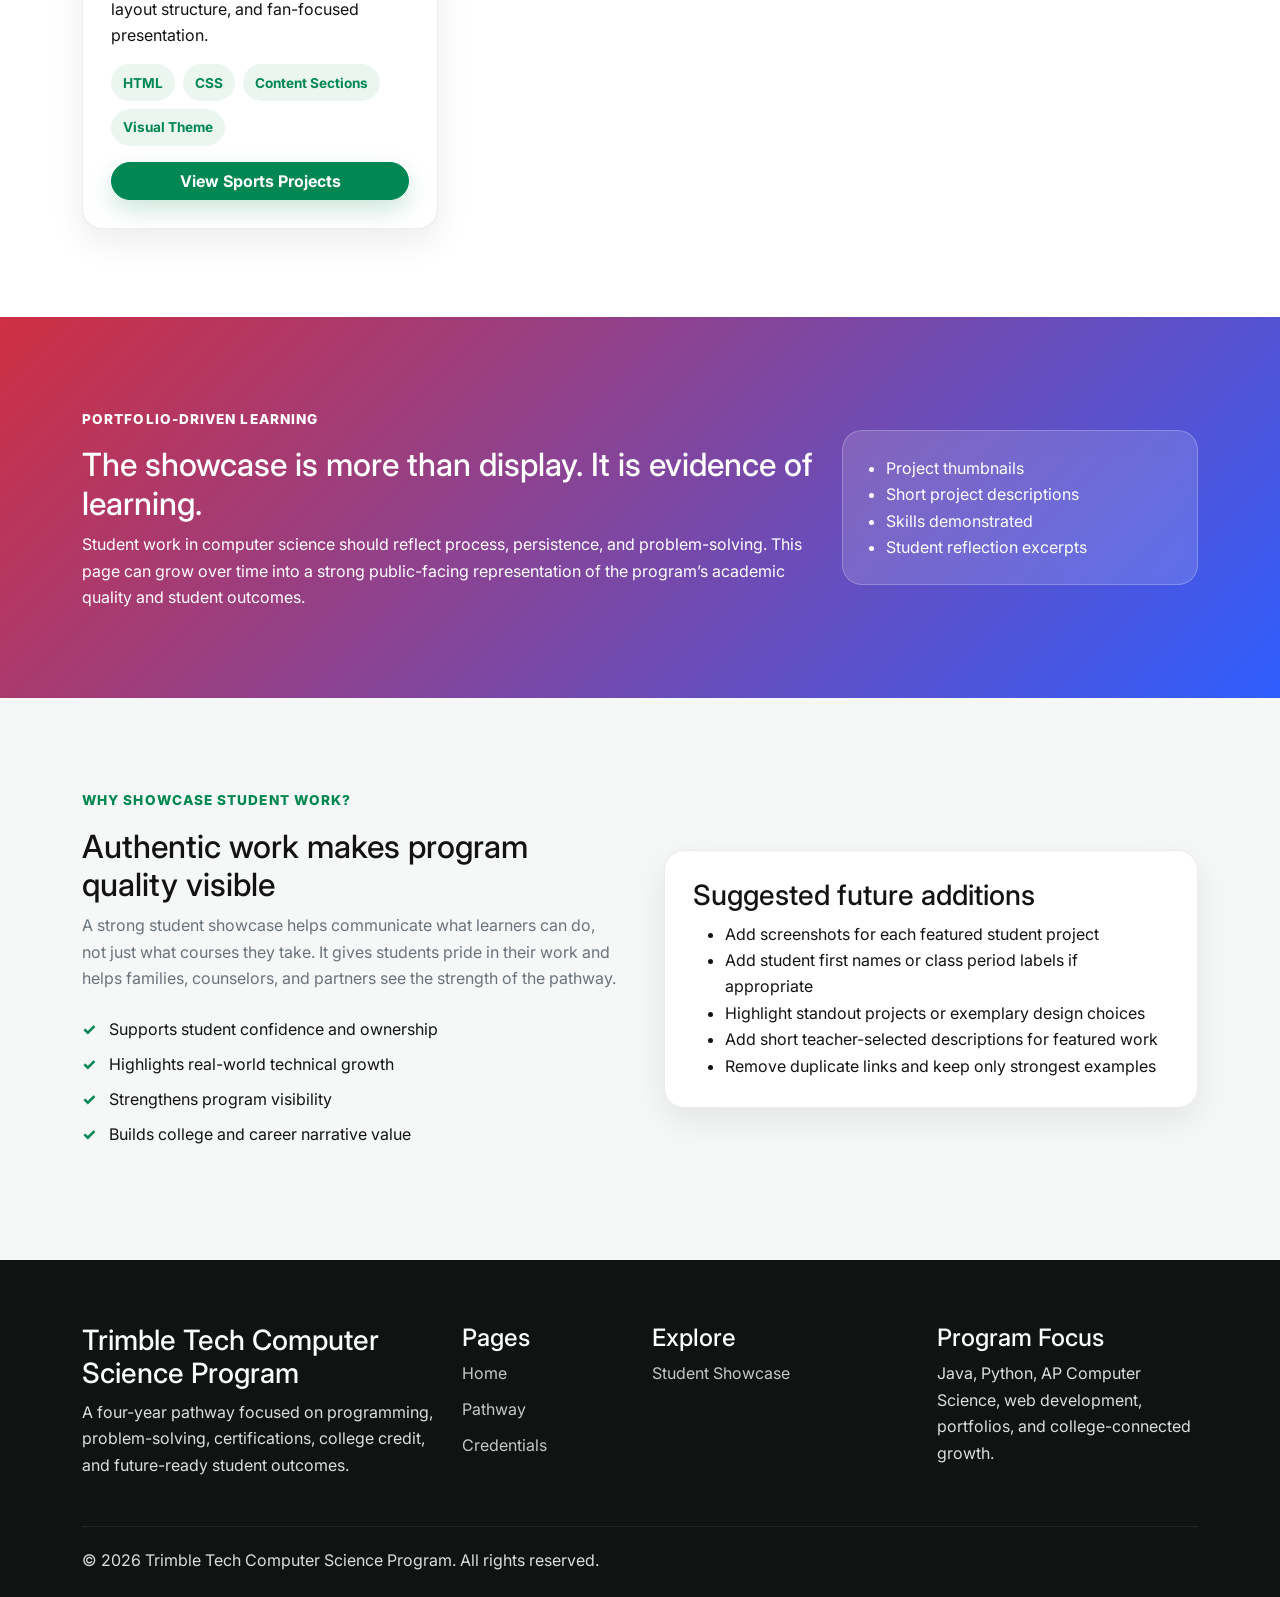
<file: student-showcase.html>
<!DOCTYPE html>
<html lang="en">
<head>
  <meta charset="UTF-8" />
  <meta name="viewport" content="width=device-width, initial-scale=1.0" />
  <title>Student Showcase | Trimble Tech Computer Science Program</title>
  <meta name="description" content="Explore student websites and projects from the Trimble Tech Computer Science Program." />

  <link rel="preconnect" href="https://fonts.googleapis.com" />
  <link rel="preconnect" href="https://fonts.gstatic.com" crossorigin />
  <link href="https://fonts.googleapis.com/css2?family=Inter:wght@400;500;600;700;800;900&display=swap" rel="stylesheet" />
  <link href="https://cdn.jsdelivr.net/npm/bootstrap@5.3.3/dist/css/bootstrap.min.css" rel="stylesheet" />
  <link rel="stylesheet" href="css/styles.css" />

  <style>
    .showcase-toggle-btn {
      margin-top: 1rem;
      width: 100%;
    }

    .project-list-wrap {
      margin-top: 1.25rem;
      padding: 1.25rem;
      border-radius: 1.25rem;
      background: #f7faf9;
      border: 1px solid rgba(19, 19, 19, 0.08);
    }

    .student-link-card {
      background: #ffffff;
      border: 1px solid rgba(19, 19, 19, 0.08);
      border-radius: 1rem;
      padding: 1.1rem;
      height: 100%;
      box-shadow: 0 10px 24px rgba(0, 0, 0, 0.05);
      transition: transform 0.28s ease, box-shadow 0.28s ease, border-color 0.28s ease;
    }

    .student-link-card:hover {
      transform: translateY(-4px);
      box-shadow: 0 16px 32px rgba(0, 0, 0, 0.08);
      border-color: rgba(0, 135, 82, 0.18);
    }

    .student-link-card h4 {
      font-size: 1.05rem;
      margin-bottom: 0.35rem;
    }

    .student-link-card p {
      color: #6a737b;
      margin-bottom: 0.9rem;
      font-size: 0.95rem;
    }

    .project-meta {
      display: flex;
      flex-wrap: wrap;
      gap: 0.5rem;
      margin-bottom: 1rem;
    }

    .project-meta span {
      display: inline-flex;
      align-items: center;
      padding: 0.35rem 0.7rem;
      border-radius: 999px;
      background: rgba(0, 135, 82, 0.08);
      color: #008752;
      font-size: 0.82rem;
      font-weight: 700;
    }

    .project-group-title {
      font-size: 1.15rem;
      font-weight: 800;
      margin-bottom: 1rem;
    }

    .section-note {
      color: #6a737b;
      font-size: 0.95rem;
      margin-bottom: 1rem;
    }
  </style>
</head>
<body data-page="showcase">
  <a class="skip-link" href="#main-content">Skip to content</a>

  <nav class="navbar navbar-expand-lg navbar-light sticky-top shadow-sm">
    <div class="container">
      <a class="navbar-brand d-flex align-items-center gap-2" href="index.html" aria-label="Trimble Tech Computer Science Program home">
        <img src="assets/images/trimble-tech-logo.png" alt="Trimble Tech Bulldogs logo" class="site-logo">
        <span class="brand-text">
          Trimble Tech
          <span class="brand-subtitle d-block">Computer Science Program</span>
        </span>
      </a>

      <button class="navbar-toggler" type="button" data-bs-toggle="collapse" data-bs-target="#mainNav" aria-controls="mainNav" aria-expanded="false" aria-label="Toggle navigation">
        <span class="navbar-toggler-icon"></span>
      </button>

      <div class="collapse navbar-collapse" id="mainNav">
        <ul class="navbar-nav ms-auto align-items-lg-center gap-lg-2">
          <li class="nav-item"><a class="nav-link" href="index.html">Home</a></li>
          <li class="nav-item"><a class="nav-link" href="pathway.html">Pathway</a></li>
          <li class="nav-item"><a class="nav-link" href="credentials.html">Credentials</a></li>
          <li class="nav-item"><a class="nav-link" href="student-showcase.html">Student Showcase</a></li>
        </ul>
      </div>
    </div>
  </nav>

  <main id="main-content">
    <section class="page-hero section-padding">
      <div class="container text-center">
        <span class="eyebrow">Student Showcase</span>
        <h1>Work that reflects creativity, growth, and technical skill</h1>
        <p class="section-subtitle mx-auto">
          Browse student website examples by theme. Click a category to open the projects available in that section.
        </p>
      </div>
    </section>

    <section class="section-padding bg-white">
      <div class="container">
        <div class="section-header text-center mb-5">
          <span class="eyebrow">Website Showcase Categories</span>
          <h2>Student website examples</h2>
          <p class="section-subtitle mx-auto">
            Each section expands to reveal available student websites. Projects open in a new tab for the best viewing experience.
          </p>
        </div>

        <div class="row g-4">

          <!-- Musician -->
          <div class="col-md-6 col-xl-4">
            <article class="project-card reveal h-100">
              <div class="project-thumb">Musician Website Preview</div>
              <div class="project-body">
                <h3>Musician Websites</h3>
                <p>Student-built sites focused on artists, bands, music pages, visual structure, and themed content design.</p>
                <div class="skill-tags">
                  <span>HTML</span><span>CSS</span><span>Multi-Page Layout</span><span>Visual Design</span>
                </div>

                <button class="btn btn-brand showcase-toggle-btn" type="button" data-bs-toggle="collapse" data-bs-target="#musicianProjects" aria-expanded="false" aria-controls="musicianProjects">
                  View Musician Projects
                </button>

                <div class="collapse" id="musicianProjects">
                  <div class="project-list-wrap">
                    <div class="project-group-title">Musician Website Projects</div>
                    <p class="section-note">Open each student website in a new tab.</p>

                    <div class="row g-3">
                      <div class="col-12">
                        <div class="student-link-card">
                          <h4>Musician Project 1</h4>
                          <p>Music-themed student website with artist-focused structure and navigation.</p>
                          <div class="project-meta">
                            <span>Student Website</span>
                            <span>codehs.me</span>
                          </div>
                          <a class="btn btn-outline-brand" href="https://ecbbfezaqz-3515275743-a.codehs.me/index.html" target="_blank" rel="noopener noreferrer">Open Project</a>
                        </div>
                      </div>

                      <div class="col-12">
                        <div class="student-link-card">
                          <h4>Musician Project 2</h4>
                          <p>Student-built musician page with multiple sections and themed visual presentation.</p>
                          <div class="project-meta">
                            <span>Student Website</span>
                            <span>codehs.me</span>
                          </div>
                          <a class="btn btn-outline-brand" href="https://artistmusician-page-htmlcss-18997090.codehs.me/index.html" target="_blank" rel="noopener noreferrer">Open Project</a>
                        </div>
                      </div>

                      <div class="col-12">
                        <div class="student-link-card">
                          <h4>Musician Project 3</h4>
                          <p>Artist website example showing layout organization and content styling.</p>
                          <div class="project-meta">
                            <span>Student Website</span>
                            <span>codehs.me</span>
                          </div>
                          <a class="btn btn-outline-brand" href="https://artistmusician-page-htmlcss-18996956.codehs.me/index.html" target="_blank" rel="noopener noreferrer">Open Project</a>
                        </div>
                      </div>

                      <div class="col-12">
                        <div class="student-link-card">
                          <h4>Musician Project 4</h4>
                          <p>Music website sample highlighting visual communication and page structure.</p>
                          <div class="project-meta">
                            <span>Student Website</span>
                            <span>codehs.me</span>
                          </div>
                          <a class="btn btn-outline-brand" href="https://artistmusician-page-htmlcss-18998190.codehs.me/index.html" target="_blank" rel="noopener noreferrer">Open Project</a>
                        </div>
                      </div>
                    </div>
                  </div>
                </div>
              </div>
            </article>
          </div>

          <!-- Clothing -->
          <div class="col-md-6 col-xl-4">
            <article class="project-card reveal h-100">
              <div class="project-thumb">Clothing Website Preview</div>
              <div class="project-body">
                <h3>Clothing Websites</h3>
                <p>Student fashion and clothing brand website examples focused on layout, product presentation, and visual appeal.</p>
                <div class="skill-tags">
                  <span>HTML</span><span>CSS</span><span>Branding</span><span>Page Design</span>
                </div>

                <button class="btn btn-brand showcase-toggle-btn" type="button" data-bs-toggle="collapse" data-bs-target="#clothingProjects" aria-expanded="false" aria-controls="clothingProjects">
                  View Clothing Projects
                </button>

                <div class="collapse" id="clothingProjects">
                  <div class="project-list-wrap">
                    <div class="project-group-title">Clothing Website Projects</div>
                    <p class="section-note">You may want to remove duplicates later if you only want unique examples shown.</p>

                    <div class="row g-3">
                      <div class="col-12">
                        <div class="student-link-card">
                          <h4>Clothing Project 1</h4>
                          <p>Student clothing website example with visual branding and product-style layout.</p>
                          <div class="project-meta">
                            <span>Student Website</span>
                            <span>codehs.me</span>
                          </div>
                          <a class="btn btn-outline-brand" href="https://ecbbfezaqz-3338386069-a.codehs.me/index.html" target="_blank" rel="noopener noreferrer">Open Project</a>
                        </div>
                      </div>

                      <div class="col-12">
                        <div class="student-link-card">
                          <h4>Clothing Project 2</h4>
                          <p>Duplicate link currently provided in the clothing category.</p>
                          <div class="project-meta">
                            <span>Duplicate Link</span>
                            <span>codehs.me</span>
                          </div>
                          <a class="btn btn-outline-brand" href="https://clothing-website-final-exam-18996503.codehs.me/index.html" target="_blank" rel="noopener noreferrer">Open Project</a>
                        </div>
                      </div>

                      <div class="col-12">
                        <div class="student-link-card">
                          <h4>Clothing Project 3</h4>
                          <p>Fashion website example with product-focused layout and styled page sections.</p>
                          <div class="project-meta">
                            <span>Student Website</span>
                            <span>codehs.me</span>
                          </div>
                          <a class="btn btn-outline-brand" href="https://clothing-website-final-exam-18996141.codehs.me/index.html" target="_blank" rel="noopener noreferrer">Open Project</a>
                        </div>
                      </div>

                      <div class="col-12">
                        <div class="student-link-card">
                          <h4>Clothing Project 4</h4>
                          <p>Clothing website sample featuring final project styling and web layout structure.</p>
                          <div class="project-meta">
                            <span>Student Website</span>
                            <span>codehs.me</span>
                          </div>
                          <a class="btn btn-outline-brand" href="https://clothing-website-final-exam-18998075.codehs.me/index.html" target="_blank" rel="noopener noreferrer">Open Project</a>
                        </div>
                      </div>
                    </div>
                  </div>
                </div>
              </div>
            </article>
          </div>

          <!-- Car -->
          <div class="col-md-6 col-xl-4">
            <article class="project-card reveal h-100">
              <div class="project-thumb">Car Website Preview</div>
              <div class="project-body">
                <h3>Car Websites</h3>
                <p>Student automotive websites showing structured content, themed design, and project presentation skills.</p>
                <div class="skill-tags">
                  <span>HTML</span><span>CSS</span><span>Content Layout</span><span>Theme Design</span>
                </div>

                <button class="btn btn-brand showcase-toggle-btn" type="button" data-bs-toggle="collapse" data-bs-target="#carProjects" aria-expanded="false" aria-controls="carProjects">
                  View Car Projects
                </button>

                <div class="collapse" id="carProjects">
                  <div class="project-list-wrap">
                    <div class="project-group-title">Car Website Projects</div>
                    <p class="section-note">Includes direct hosted pages and one CodeHS share link.</p>

                    <div class="row g-3">
                      <div class="col-12">
                        <div class="student-link-card">
                          <h4>Car Project 1</h4>
                          <p>Automotive website example with themed content and structured navigation.</p>
                          <div class="project-meta">
                            <span>Student Website</span>
                            <span>codehs.me</span>
                          </div>
                          <a class="btn btn-outline-brand" href="https://ecbbfezaqz-3310852248-a.codehs.me/index.html" target="_blank" rel="noopener noreferrer">Open Project</a>
                        </div>
                      </div>

                      <div class="col-12">
                        <div class="student-link-card">
                          <h4>Car Project 2</h4>
                          <p>CodeHS share link version of a car website project.</p>
                          <div class="project-meta">
                            <span>CodeHS Share</span>
                            <span>External Runner</span>
                          </div>
                          <a class="btn btn-outline-brand" href="https://codehs.com/share/id/car-website-project-AHa6YP/run" target="_blank" rel="noopener noreferrer">Open Project</a>
                        </div>
                      </div>

                      <div class="col-12">
                        <div class="student-link-card">
                          <h4>Car Project 3</h4>
                          <p>Student car website example hosted directly for cleaner viewing.</p>
                          <div class="project-meta">
                            <span>Student Website</span>
                            <span>codehs.me</span>
                          </div>
                          <a class="btn btn-outline-brand" href="https://car-website-project-18996643.codehs.me/index.html" target="_blank" rel="noopener noreferrer">Open Project</a>
                        </div>
                      </div>

                      <div class="col-12">
                        <div class="student-link-card">
                          <h4>Car Project 4</h4>
                          <p>Automotive-themed student build showing organization and visual content structure.</p>
                          <div class="project-meta">
                            <span>Student Website</span>
                            <span>codehs.me</span>
                          </div>
                          <a class="btn btn-outline-brand" href="https://car-website-project-18998047.codehs.me/index.html" target="_blank" rel="noopener noreferrer">Open Project</a>
                        </div>
                      </div>
                    </div>
                  </div>
                </div>
              </div>
            </article>
          </div>

          <!-- Sports -->
          <div class="col-md-6 col-xl-4">
            <article class="project-card reveal h-100">
              <div class="project-thumb">Sports Website Preview</div>
              <div class="project-body">
                <h3>Sports Websites</h3>
                <p>Student sports team websites featuring themed content, team information, layout structure, and fan-focused presentation.</p>
                <div class="skill-tags">
                  <span>HTML</span><span>CSS</span><span>Content Sections</span><span>Visual Theme</span>
                </div>

                <button class="btn btn-brand showcase-toggle-btn" type="button" data-bs-toggle="collapse" data-bs-target="#sportsProjects" aria-expanded="false" aria-controls="sportsProjects">
                  View Sports Projects
                </button>

                <div class="collapse" id="sportsProjects">
                  <div class="project-list-wrap">
                    <div class="project-group-title">Sports Website Projects</div>
                    <p class="section-note">Includes hosted projects and CodeHS share links.</p>

                    <div class="row g-3">
                      <div class="col-12">
                        <div class="student-link-card">
                          <h4>Sports Project 1</h4>
                          <p>Student sports website with team information and themed page design.</p>
                          <div class="project-meta">
                            <span>Student Website</span>
                            <span>codehs.me</span>
                          </div>
                          <a class="btn btn-outline-brand" href="https://ecbbfezaqz-3234361071-a.codehs.me/index.html" target="_blank" rel="noopener noreferrer">Open Project</a>
                        </div>
                      </div>

                      <div class="col-12">
                        <div class="student-link-card">
                          <h4>Sports Project 2</h4>
                          <p>CodeHS share version of an improved sports team website project.</p>
                          <div class="project-meta">
                            <span>CodeHS Share</span>
                            <span>External Runner</span>
                          </div>
                          <a class="btn btn-outline-brand" href="https://codehs.com/share/id/improve-your-sports-team-website-HIu4tx/run" target="_blank" rel="noopener noreferrer">Open Project</a>
                        </div>
                      </div>

                      <div class="col-12">
                        <div class="student-link-card">
                          <h4>Sports Project 3</h4>
                          <p>Additional sports team website example shared through CodeHS.</p>
                          <div class="project-meta">
                            <span>CodeHS Share</span>
                            <span>External Runner</span>
                          </div>
                          <a class="btn btn-outline-brand" href="https://codehs.com/share/id/improve-your-sports-team-website-wtbOi3/run" target="_blank" rel="noopener noreferrer">Open Project</a>
                        </div>
                      </div>

                      <div class="col-12">
                        <div class="student-link-card">
                          <h4>Sports Project 4</h4>
                          <p>Hosted student sports website with team content and structured sections.</p>
                          <div class="project-meta">
                            <span>Student Website</span>
                            <span>codehs.me</span>
                          </div>
                          <a class="btn btn-outline-brand" href="https://improve-your-sports-team-website-18996939.codehs.me/index.html" target="_blank" rel="noopener noreferrer">Open Project</a>
                        </div>
                      </div>
                    </div>
                  </div>
                </div>
              </div>
            </article>
          </div>

        </div>
      </div>
    </section>

    <section class="gradient-band section-padding text-white">
      <div class="container">
        <div class="row align-items-center g-4">
          <div class="col-lg-8">
            <span class="eyebrow eyebrow-light">Portfolio-Driven Learning</span>
            <h2>The showcase is more than display. It is evidence of learning.</h2>
            <p class="mb-0">
              Student work in computer science should reflect process, persistence, and problem-solving. This page can grow over time into a strong public-facing representation of the program’s academic quality and student outcomes.
            </p>
          </div>
          <div class="col-lg-4">
            <div class="glass-card">
              <ul class="mb-0">
                <li>Project thumbnails</li>
                <li>Short project descriptions</li>
                <li>Skills demonstrated</li>
                <li>Student reflection excerpts</li>
              </ul>
            </div>
          </div>
        </div>
      </div>
    </section>

    <section class="section-padding bg-light-subtle-custom">
      <div class="container">
        <div class="row g-5 align-items-center">
          <div class="col-lg-6">
            <span class="eyebrow">Why showcase student work?</span>
            <h2>Authentic work makes program quality visible</h2>
            <p class="text-secondary-custom">
              A strong student showcase helps communicate what learners can do, not just what courses they take. It gives students pride in their work and helps families, counselors, and partners see the strength of the pathway.
            </p>
            <ul class="check-list compact">
              <li>Supports student confidence and ownership</li>
              <li>Highlights real-world technical growth</li>
              <li>Strengthens program visibility</li>
              <li>Builds college and career narrative value</li>
            </ul>
          </div>
          <div class="col-lg-6">
            <div class="feature-card reveal">
              <h3>Suggested future additions</h3>
              <ul class="mb-0">
                <li>Add screenshots for each featured student project</li>
                <li>Add student first names or class period labels if appropriate</li>
                <li>Highlight standout projects or exemplary design choices</li>
                <li>Add short teacher-selected descriptions for featured work</li>
                <li>Remove duplicate links and keep only strongest examples</li>
              </ul>
            </div>
          </div>
        </div>
      </div>
    </section>
  </main>

  <footer class="site-footer">
    <div class="container">
      <div class="row g-4">
        <div class="col-lg-4">
          <h3>Trimble Tech Computer Science Program</h3>
          <p>A four-year pathway focused on programming, problem-solving, certifications, college credit, and future-ready student outcomes.</p>
        </div>
        <div class="col-6 col-lg-2">
          <h4>Pages</h4>
          <ul class="footer-links">
            <li><a href="index.html">Home</a></li>
            <li><a href="pathway.html">Pathway</a></li>
            <li><a href="credentials.html">Credentials</a></li>
          </ul>
        </div>
        <div class="col-6 col-lg-3">
          <h4>Explore</h4>
          <ul class="footer-links">
            <li><a href="student-showcase.html">Student Showcase</a></li>
          </ul>
        </div>
        <div class="col-lg-3">
          <h4>Program Focus</h4>
          <p class="mb-0">Java, Python, AP Computer Science, web development, portfolios, and college-connected growth.</p>
        </div>
      </div>
      <div class="footer-bottom">
        <p class="mb-0">© 2026 Trimble Tech Computer Science Program. All rights reserved.</p>
      </div>
    </div>
  </footer>

  <script src="https://cdn.jsdelivr.net/npm/bootstrap@5.3.3/dist/js/bootstrap.bundle.min.js"></script>
  <script src="js/main.js"></script>
</body>
</html>
</file>
<file: css/styles.css>
:root {
  --brand-green: #008752;
  --bg-white: #ffffff;
  --text-primary: #131313;
  --text-secondary: #6a737b;
  --soft-bg: #f5f8f7;
  --border-soft: rgba(19, 19, 19, 0.08);
  --shadow-soft: 0 12px 35px rgba(0, 0, 0, 0.08);
  --shadow-hover: 0 18px 45px rgba(0, 0, 0, 0.12);
  --radius-lg: 1.25rem;
  --radius-xl: 1.5rem;
  --transition: 0.28s ease;
}

html {
  scroll-behavior: smooth;
}

body {
  font-family: "Inter", sans-serif;
  color: var(--text-primary);
  background-color: var(--bg-white);
  line-height: 1.65;
}

img {
  max-width: 100%;
}

a {
  text-decoration: none;
}

.skip-link {
  position: absolute;
  top: -40px;
  left: 1rem;
  background: var(--text-primary);
  color: #fff;
  padding: 0.75rem 1rem;
  z-index: 9999;
  border-radius: 0.5rem;
}

.skip-link:focus {
  top: 1rem;
}

.site-logo {
  width: 52px;
  height: 52px;
  object-fit: contain;
  display: block;
}

.brand-text {
  color: #131313;
  font-weight: 800;
  line-height: 1;
  letter-spacing: -0.02em;
}

.brand-subtitle {
  font-size: 0.78rem;
  font-weight: 600;
  color: #6a737b;
  margin-top: 0.2rem;
  letter-spacing: 0.01em;
}

.navbar {
  background: rgba(255, 255, 255, 0.94);
  backdrop-filter: blur(12px);
  -webkit-backdrop-filter: blur(12px);
  border-bottom: 1px solid rgba(19, 19, 19, 0.05);
}

.navbar .nav-link {
  color: var(--text-primary);
  font-weight: 600;
  border-radius: 999px;
  padding: 0.65rem 0.95rem;
  transition: var(--transition);
}

.navbar .nav-link:hover,
.navbar .nav-link.active {
  color: var(--brand-green);
  background-color: rgba(0, 135, 82, 0.08);
}

.section-padding {
  padding: 5.5rem 0;
}

.hero-section {
  background:
    radial-gradient(circle at top right, rgba(0, 135, 82, 0.14), transparent 30%),
    linear-gradient(180deg, #ffffff 0%, #f8fbfa 100%);
}

.page-hero {
  background:
    linear-gradient(180deg, #f8fbfa 0%, #ffffff 100%);
}

.hero-title,
.page-hero h1,
.section-header h2,
.cta-panel h2 {
  letter-spacing: -0.04em;
}

.eyebrow {
  display: inline-block;
  margin-bottom: 1rem;
  font-size: 0.85rem;
  font-weight: 800;
  letter-spacing: 0.08em;
  text-transform: uppercase;
  color: var(--brand-green);
}

.eyebrow-light {
  color: #ffffff;
}

.text-secondary-custom,
.section-subtitle {
  color: var(--text-secondary);
}

.section-subtitle {
  max-width: 760px;
}

.hero-panel,
.feature-card,
.project-card,
.stat-card,
.mini-card,
.glass-card,
.cta-panel,
.info-pill {
  border-radius: var(--radius-lg);
}

.hero-panel,
.feature-card,
.project-card,
.stat-card,
.cta-panel {
  background: #ffffff;
  border: 1px solid var(--border-soft);
  box-shadow: var(--shadow-soft);
}

.hero-panel,
.feature-card,
.project-card .project-body,
.cta-panel {
  padding: 1.75rem;
}

.hero-panel-badge,
.badge-chip,
.card-step,
.timeline-grade {
  display: inline-block;
  font-size: 0.78rem;
  font-weight: 800;
  text-transform: uppercase;
  letter-spacing: 0.08em;
  padding: 0.45rem 0.75rem;
  border-radius: 999px;
  background: rgba(0, 135, 82, 0.1);
  color: var(--brand-green);
  margin-bottom: 1rem;
}

.stat-card {
  padding: 1.2rem;
  text-align: center;
  height: 100%;
}

.stat-card h3 {
  font-size: 2rem;
  font-weight: 900;
  color: var(--brand-green);
  margin-bottom: 0.25rem;
}

.stat-card p {
  margin: 0;
  color: var(--text-secondary);
  font-size: 0.95rem;
}

.check-list {
  list-style: none;
  padding-left: 0;
  margin: 1.5rem 0;
}

.check-list li {
  position: relative;
  padding-left: 1.7rem;
  margin-bottom: 0.85rem;
}

.check-list li::before {
  content: "✓";
  position: absolute;
  left: 0;
  top: 0;
  color: var(--brand-green);
  font-weight: 800;
}

.check-list.compact li {
  margin-bottom: 0.55rem;
}

.btn {
  font-weight: 700;
  border-radius: 999px;
  transition: transform var(--transition), background-color var(--transition), color var(--transition), box-shadow var(--transition), border-color var(--transition);
}

.btn:hover {
  transform: translateY(-2px) scale(1.03);
}

.btn-brand {
  background-color: var(--brand-green);
  color: #fff;
  border: 1px solid var(--brand-green);
  box-shadow: 0 10px 24px rgba(0, 135, 82, 0.2);
}

.btn-brand:hover,
.btn-brand:focus {
  background-color: #006f43;
  border-color: #006f43;
  color: #fff;
}

.btn-outline-brand {
  background-color: transparent;
  color: var(--brand-green);
  border: 1px solid rgba(0, 135, 82, 0.35);
}

.btn-outline-brand:hover,
.btn-outline-brand:focus {
  background-color: rgba(0, 135, 82, 0.08);
  color: var(--brand-green);
  border-color: var(--brand-green);
}

.feature-card,
.project-card,
.mini-card {
  transition: transform var(--transition), box-shadow var(--transition), border-color var(--transition);
}

.feature-card:hover,
.project-card:hover,
.mini-card:hover {
  transform: translateY(-6px) scale(1.01);
  box-shadow: var(--shadow-hover);
  border-color: rgba(0, 135, 82, 0.18);
}

.mini-card {
  min-height: 140px;
  display: grid;
  place-items: center;
  background: #fff;
  border: 1px solid var(--border-soft);
  box-shadow: var(--shadow-soft);
  font-weight: 800;
  text-align: center;
  padding: 1rem;
}

.gradient-band {
  background: linear-gradient(135deg, #cf2f42 0%, #2f5eff 100%);
}

.glass-card {
  padding: 1.5rem;
  background: rgba(255, 255, 255, 0.14);
  border: 1px solid rgba(255, 255, 255, 0.22);
  backdrop-filter: blur(10px);
}

.glass-card ul {
  padding-left: 1.2rem;
}

.bg-light-subtle-custom {
  background-color: var(--soft-bg);
}

.timeline {
  position: relative;
  max-width: 980px;
  margin: 0 auto;
}

.timeline::before {
  content: "";
  position: absolute;
  left: 24px;
  top: 0;
  bottom: 0;
  width: 3px;
  background: linear-gradient(180deg, var(--brand-green), rgba(0, 135, 82, 0.15));
}

.timeline-item {
  position: relative;
  padding-left: 5.5rem;
  margin-bottom: 2.5rem;
}

.timeline-marker {
  position: absolute;
  left: 0;
  top: 0;
  width: 50px;
  height: 50px;
  border-radius: 50%;
  background: var(--brand-green);
  color: #fff;
  display: grid;
  place-items: center;
  font-weight: 800;
  box-shadow: 0 10px 24px rgba(0, 135, 82, 0.25);
}

.timeline-content {
  background: #fff;
  padding: 1.6rem;
  border-radius: var(--radius-lg);
  border: 1px solid var(--border-soft);
  box-shadow: var(--shadow-soft);
}

.info-pill {
  padding: 0.9rem 1rem;
  background: rgba(0, 135, 82, 0.06);
  border: 1px solid rgba(0, 135, 82, 0.12);
  text-align: center;
  font-weight: 700;
  height: 100%;
}

.project-card {
  overflow: hidden;
  height: 100%;
}

.project-thumb {
  min-height: 210px;
  display: grid;
  place-items: center;
  padding: 1rem;
  font-weight: 800;
  text-align: center;
  color: #fff;
  background: linear-gradient(135deg, #cf2f42 0%, #2f5eff 100%);
}

.skill-tags {
  display: flex;
  flex-wrap: wrap;
  gap: 0.5rem;
  margin-top: 1rem;
}

.skill-tags span {
  display: inline-flex;
  padding: 0.45rem 0.75rem;
  border-radius: 999px;
  background: rgba(0, 135, 82, 0.08);
  color: var(--brand-green);
  font-size: 0.85rem;
  font-weight: 700;
}

.cta-section {
  background: linear-gradient(180deg, #ffffff 0%, #f4faf7 100%);
}

.cta-panel {
  max-width: 900px;
  margin: 0 auto;
}

.contact-stack {
  display: grid;
  gap: 1.5rem;
}

.form-control,
.form-select {
  border-radius: 0.95rem;
  border: 1px solid rgba(19, 19, 19, 0.12);
  padding: 0.85rem 1rem;
}

.form-control:focus,
.form-select:focus {
  border-color: rgba(0, 135, 82, 0.4);
  box-shadow: 0 0 0 0.25rem rgba(0, 135, 82, 0.12);
}

.site-footer {
  background: #0f1412;
  color: rgba(255, 255, 255, 0.86);
  padding: 4rem 0 1.5rem;
}

.site-footer h3,
.site-footer h4 {
  color: #ffffff;
}

.footer-links {
  list-style: none;
  padding-left: 0;
  margin-bottom: 0;
}

.footer-links li + li {
  margin-top: 0.6rem;
}

.footer-links a {
  color: rgba(255, 255, 255, 0.76);
  transition: color var(--transition);
}

.footer-links a:hover {
  color: #ffffff;
}

.footer-bottom {
  border-top: 1px solid rgba(255, 255, 255, 0.08);
  margin-top: 2rem;
  padding-top: 1.25rem;
}

.reveal {
  opacity: 0;
  transform: translateY(24px);
  transition: opacity 0.7s ease, transform 0.7s ease;
}

.reveal.show {
  opacity: 1;
  transform: translateY(0);
}

@media (max-width: 991.98px) {
  .section-padding {
    padding: 4.5rem 0;
  }

  .navbar .btn {
    margin-top: 0.75rem;
  }
}

@media (max-width: 767.98px) {
  .timeline::before {
    left: 20px;
  }

  .timeline-item {
    padding-left: 4.5rem;
  }

  .timeline-marker {
    width: 42px;
    height: 42px;
  }

  .hero-title {
    font-size: 2.4rem;
  }
}

@media (max-width: 576px) {
  .site-logo {
    width: 44px;
    height: 44px;
  }

  .brand-text {
    font-size: 0.95rem;
  }

  .brand-subtitle {
    font-size: 0.7rem;
  }

  .section-padding {
    padding: 4rem 0;
  }
}
</file>
